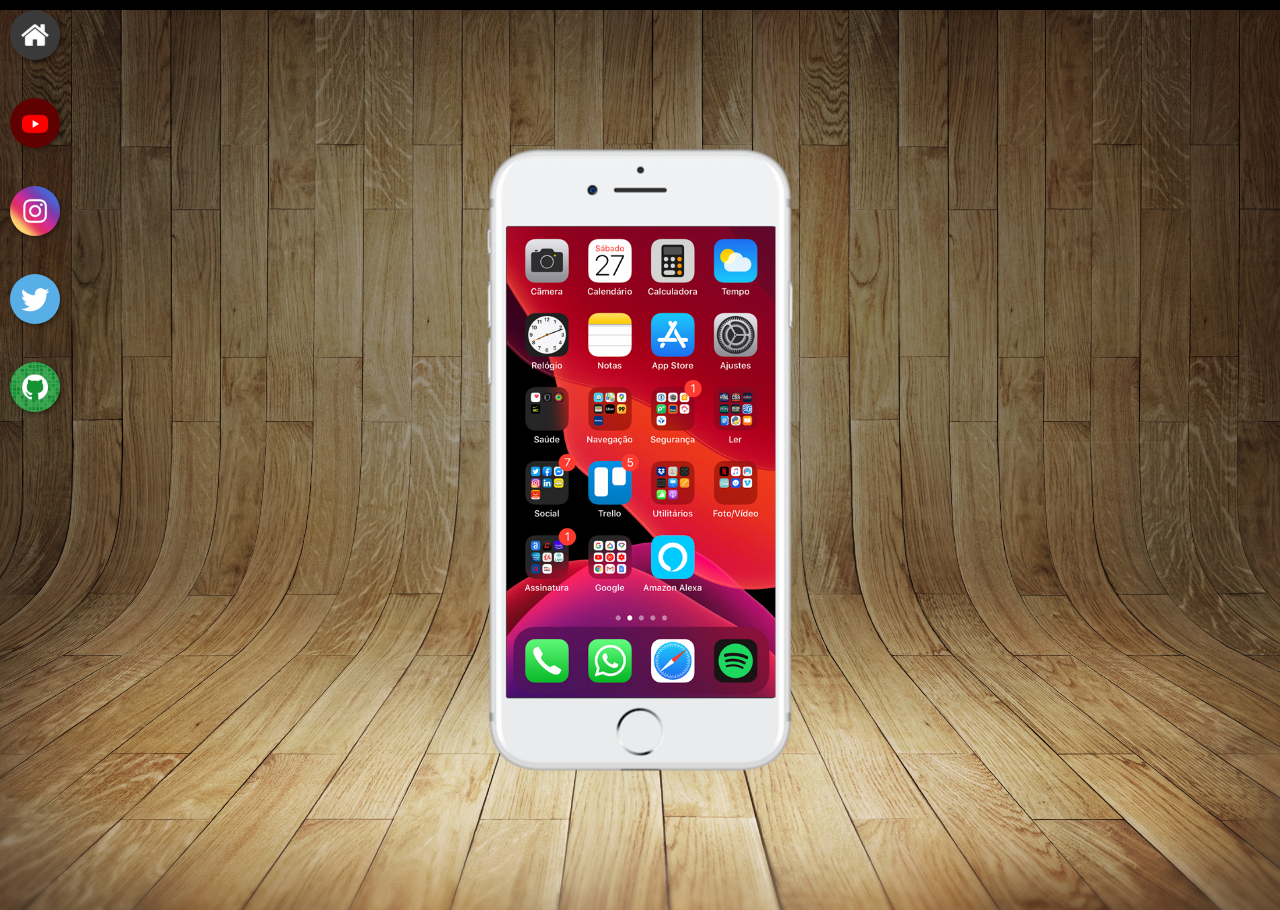
<file: index.html>
<!DOCTYPE html>
<html lang="pt-br">
<head>
    <meta charset="UTF-8">
    <meta name="viewport" content="width=device-width, initial-scale=1.0">
    <title>Projeto redes sociais</title>
    <link rel="shortcut icon" href="favicon.ico" type="image/x-icon">
    <link rel="stylesheet" href="estilos/style.css">
</head>
<body>
    <main>
        <section id="telefone">
            <iframe src="home.html" name="tela" id="tela" frameborder="0">
                seu navegador não é compativel com isso
            </iframe>
        </section>
        <section id="redes-sociais">
            <a href="home.html" target="tela"><img src="imagens/logo-home.jpg" alt=""></a><br>
            <a href="youtube.html" target="tela"><img src="imagens/logo-youtube.jpg" alt=""></a><br>
            <a href="instagram.html" target="tela"><img src="imagens/logo-instagram.jpg" alt=""></a><br>
            <a href="twitter.html" target="tela"><img src="imagens/logo-twitter.jpg" alt=""></a><br>
            <a href="github.html" target="tela"><img src="imagens/logo-github.jpg" alt=""></a><br>
        </section>
    </main>
</body
</html>
</file>
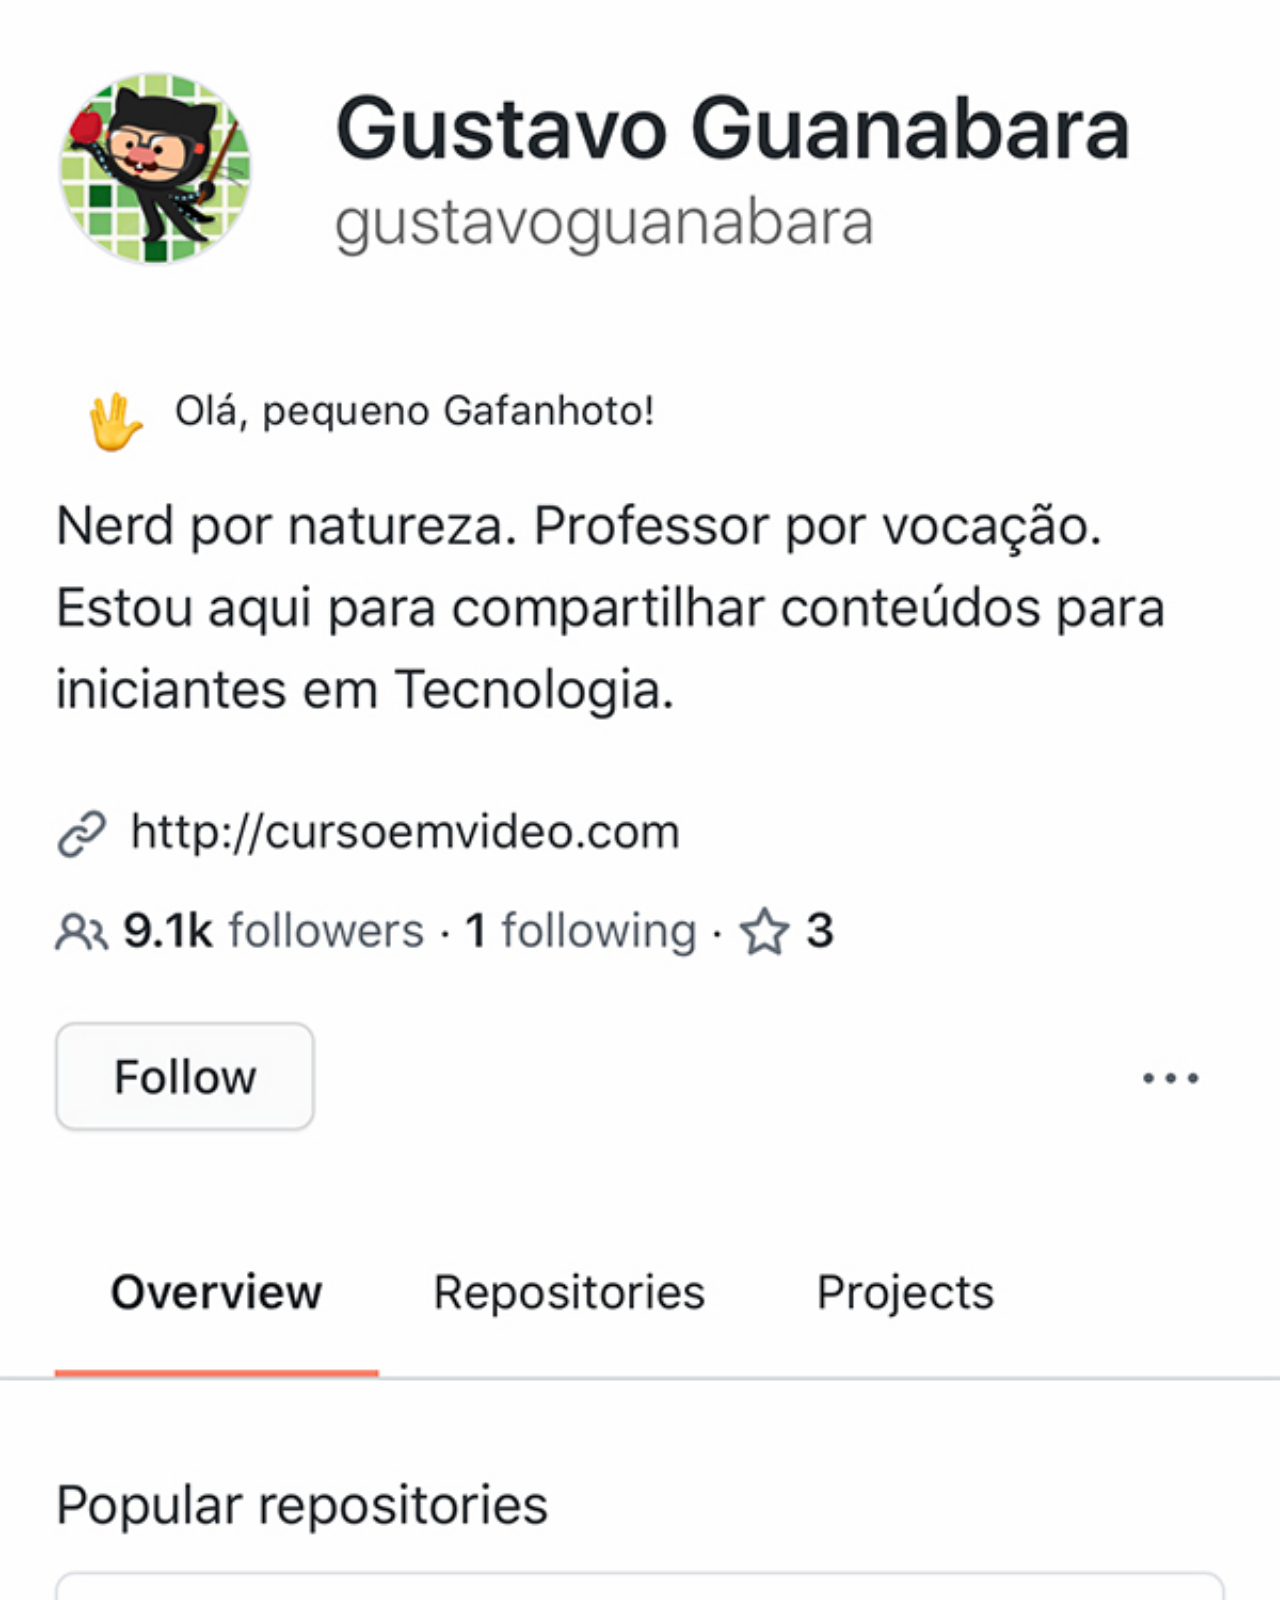
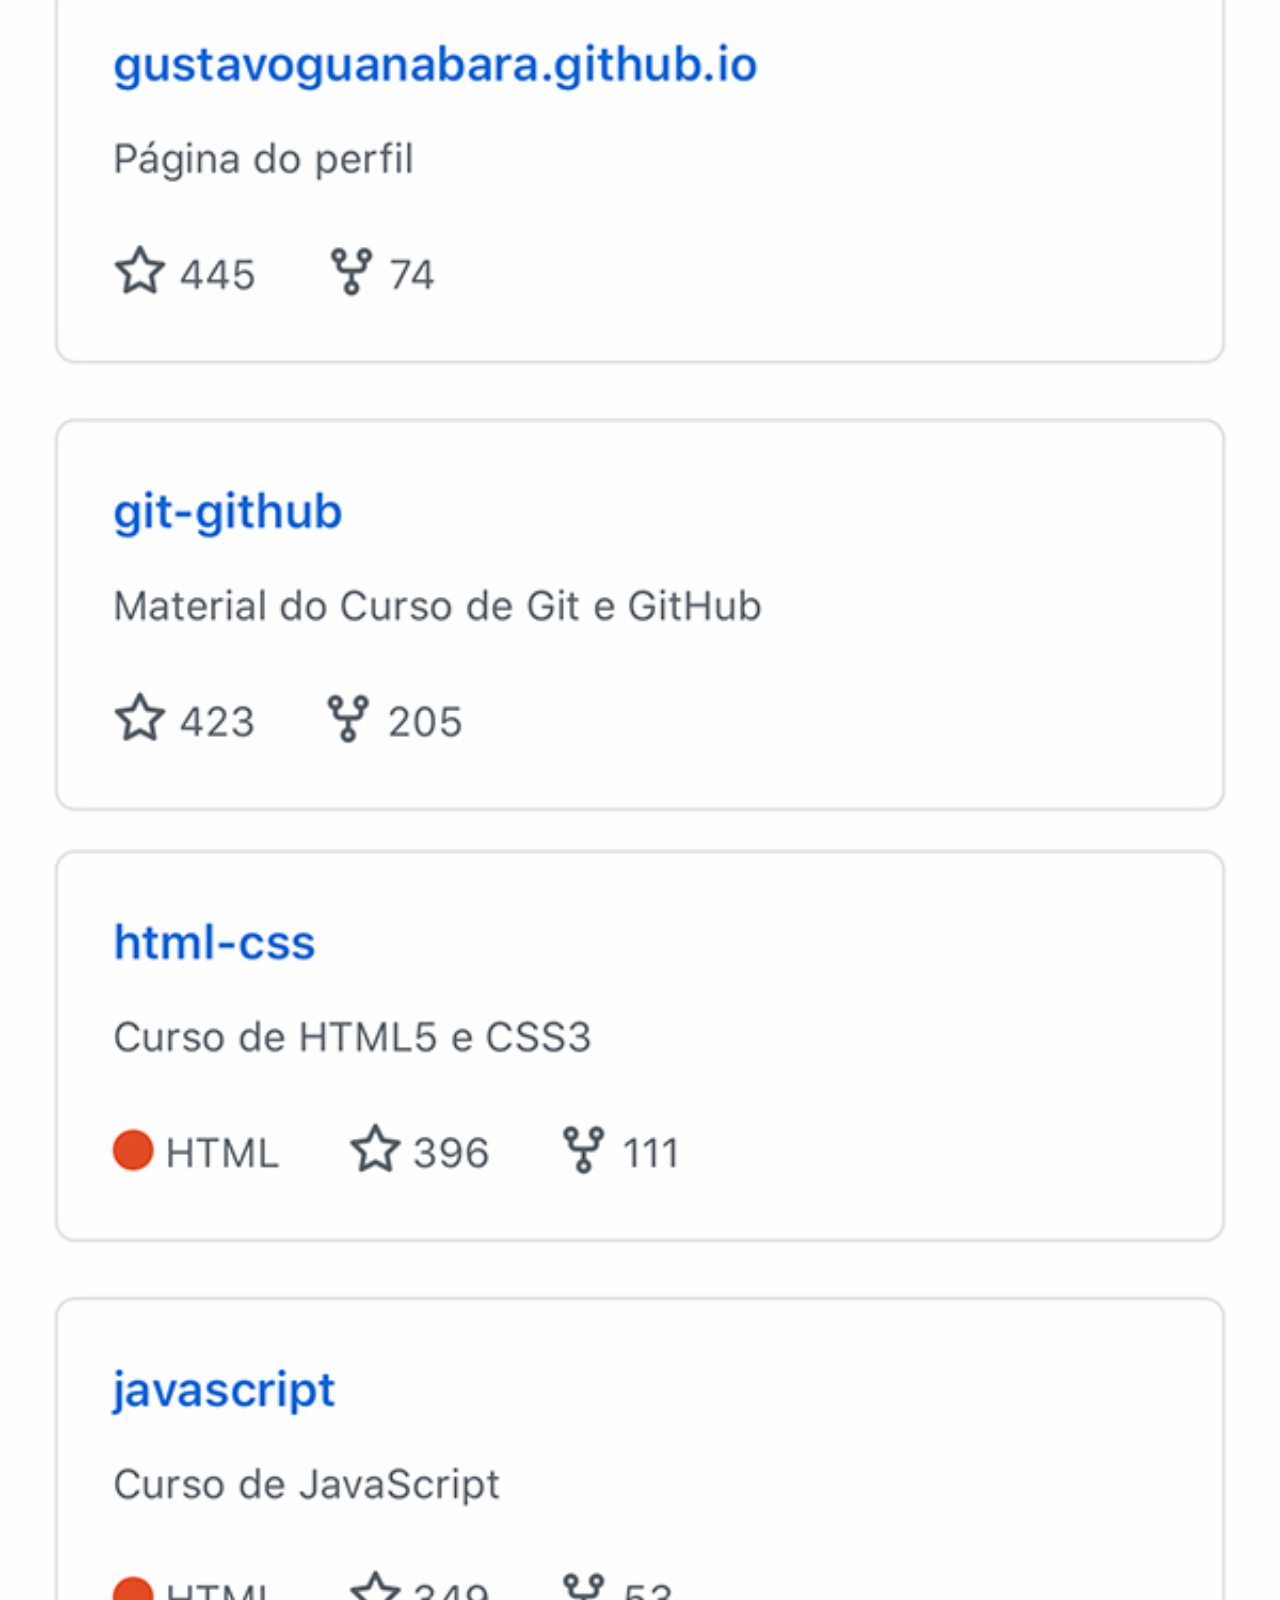
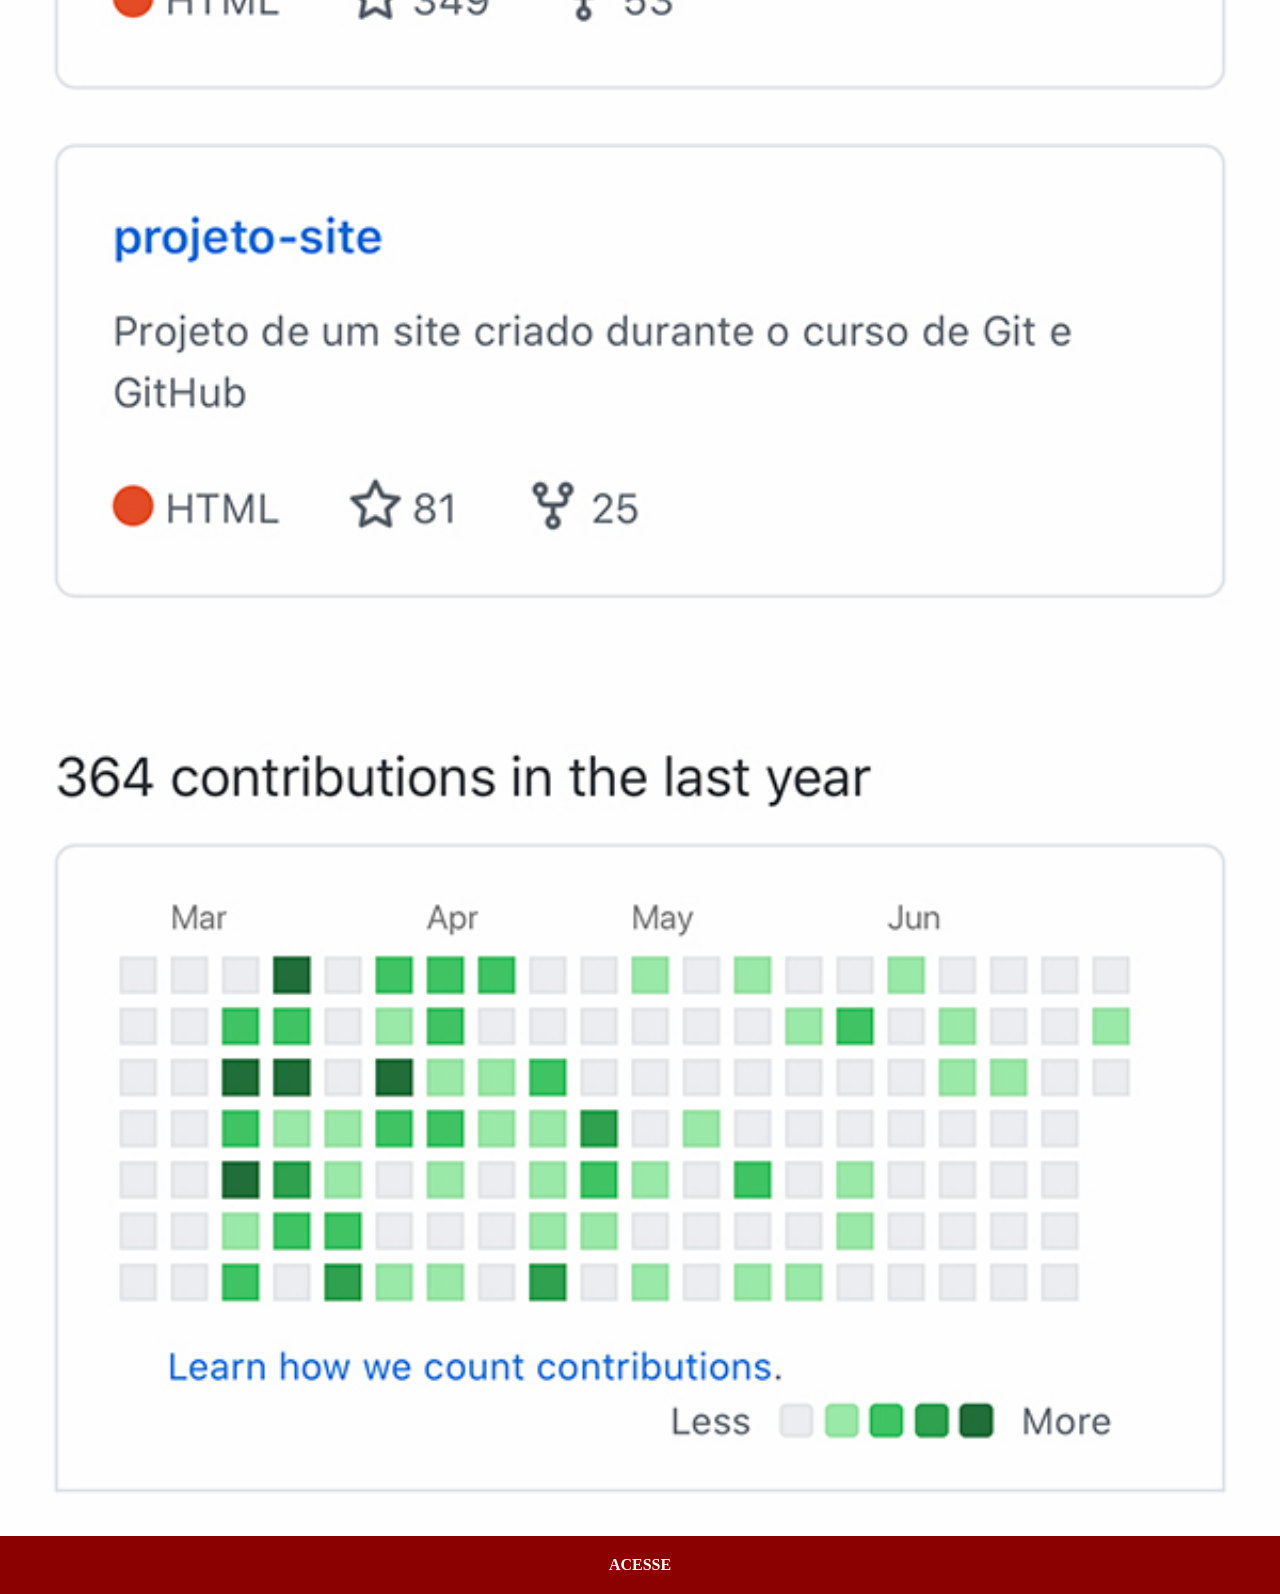
<file: github.html>
<!DOCTYPE html>
<html lang="pt-br">
<head>
    <meta charset="UTF-8">
    <meta name="viewport" content="width=device-width, initial-scale=1.0">
    <title>Github</title>
    <link rel="stylesheet" href="estilos/social.css">
</head>
<body>
    <img src="imagens/tela-github.jpg" alt="GITHUB">
    <a href="https://github.com/gustavoguanabara">ACESSE</a>
</body>
</html>
</file>
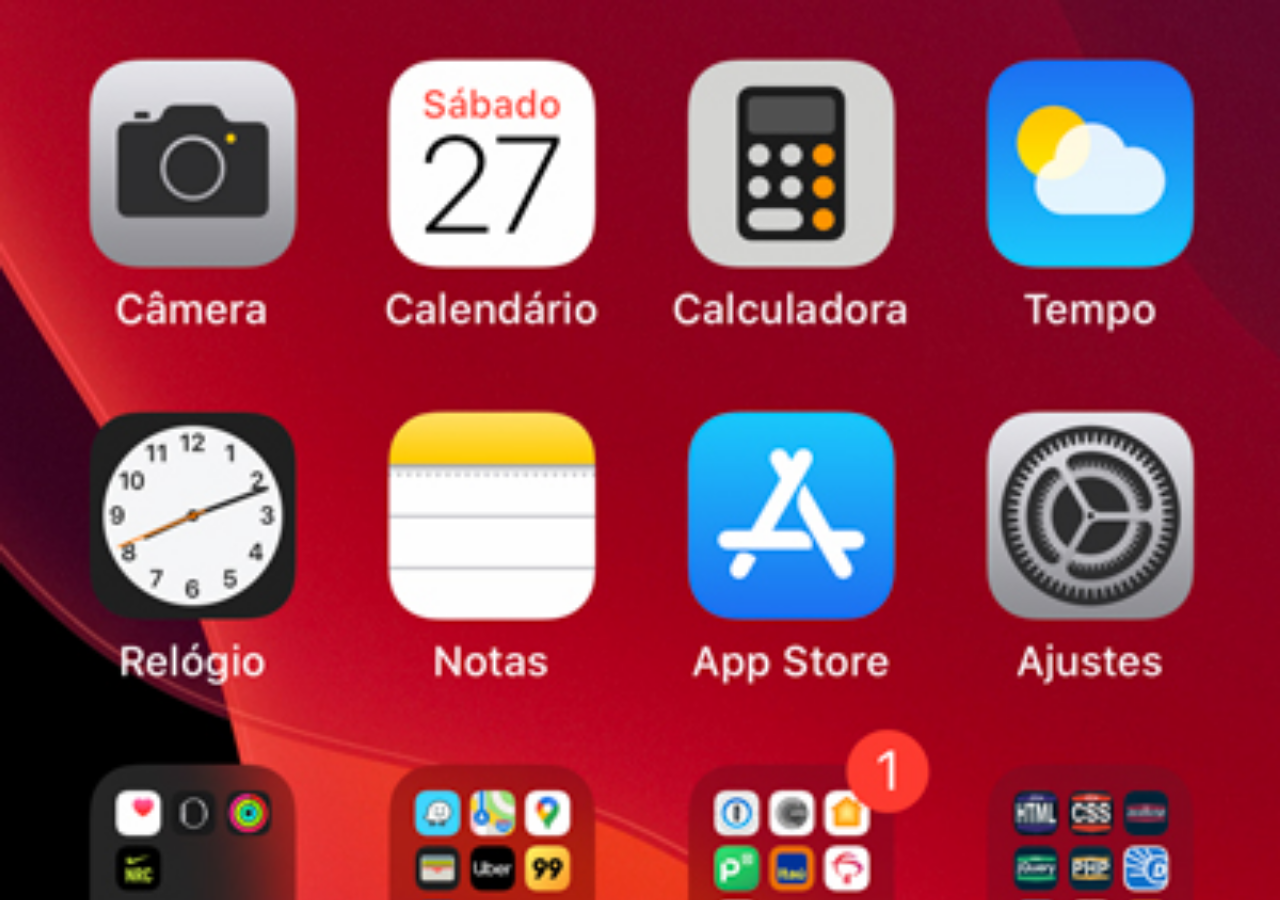
<file: home.html>
<!DOCTYPE html>
<html lang="pt-br">
<head>
    <meta charset="UTF-8">
    <meta name="viewport" content="width=device-width, initial-scale=1.0">
    <title>home</title>
    <style>
        * {
            margin: 0px;
            padding: 0px;
        }

        body {
            width: 100vw;
            height: 100vh;
            background: black url('imagens/tela-home.jpg') no-repeat top center;
            background-size: cover;
        }
    </style>
</head>
<body>
    
</body>
</html>
</file>
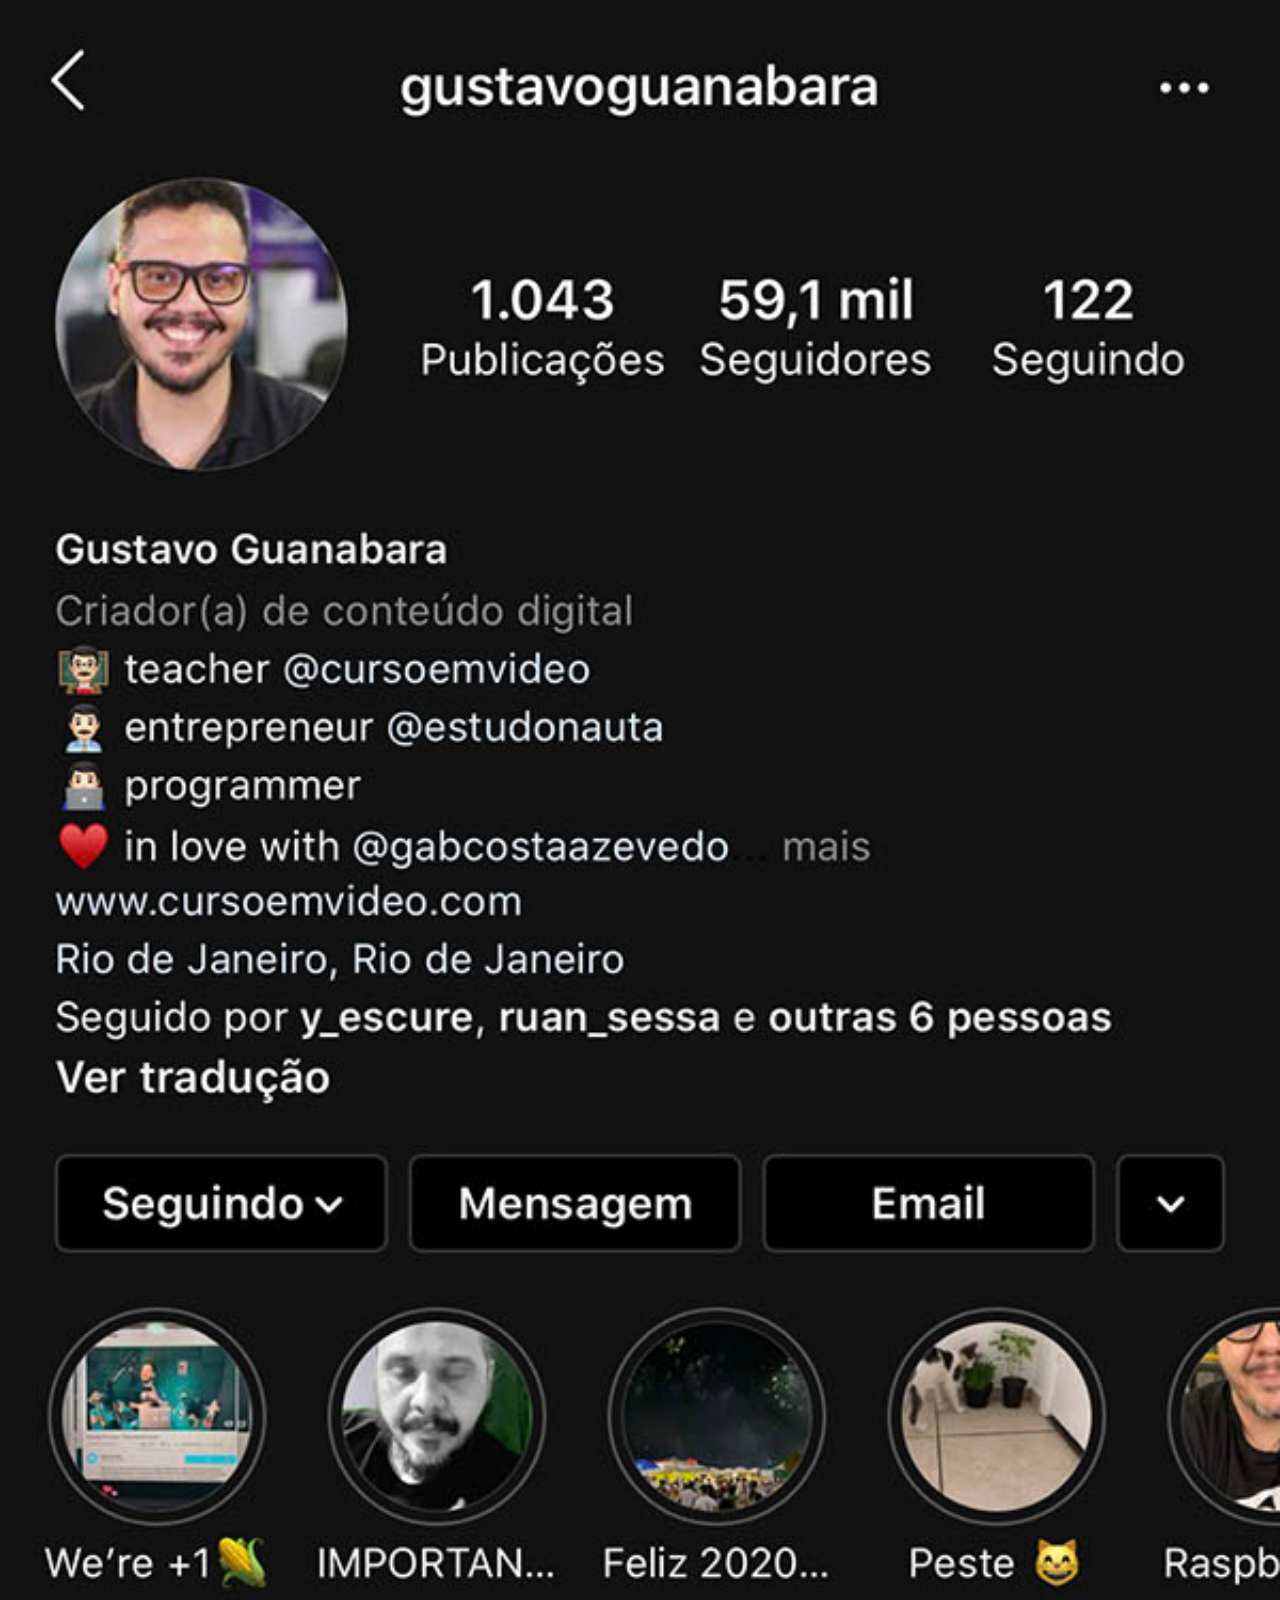
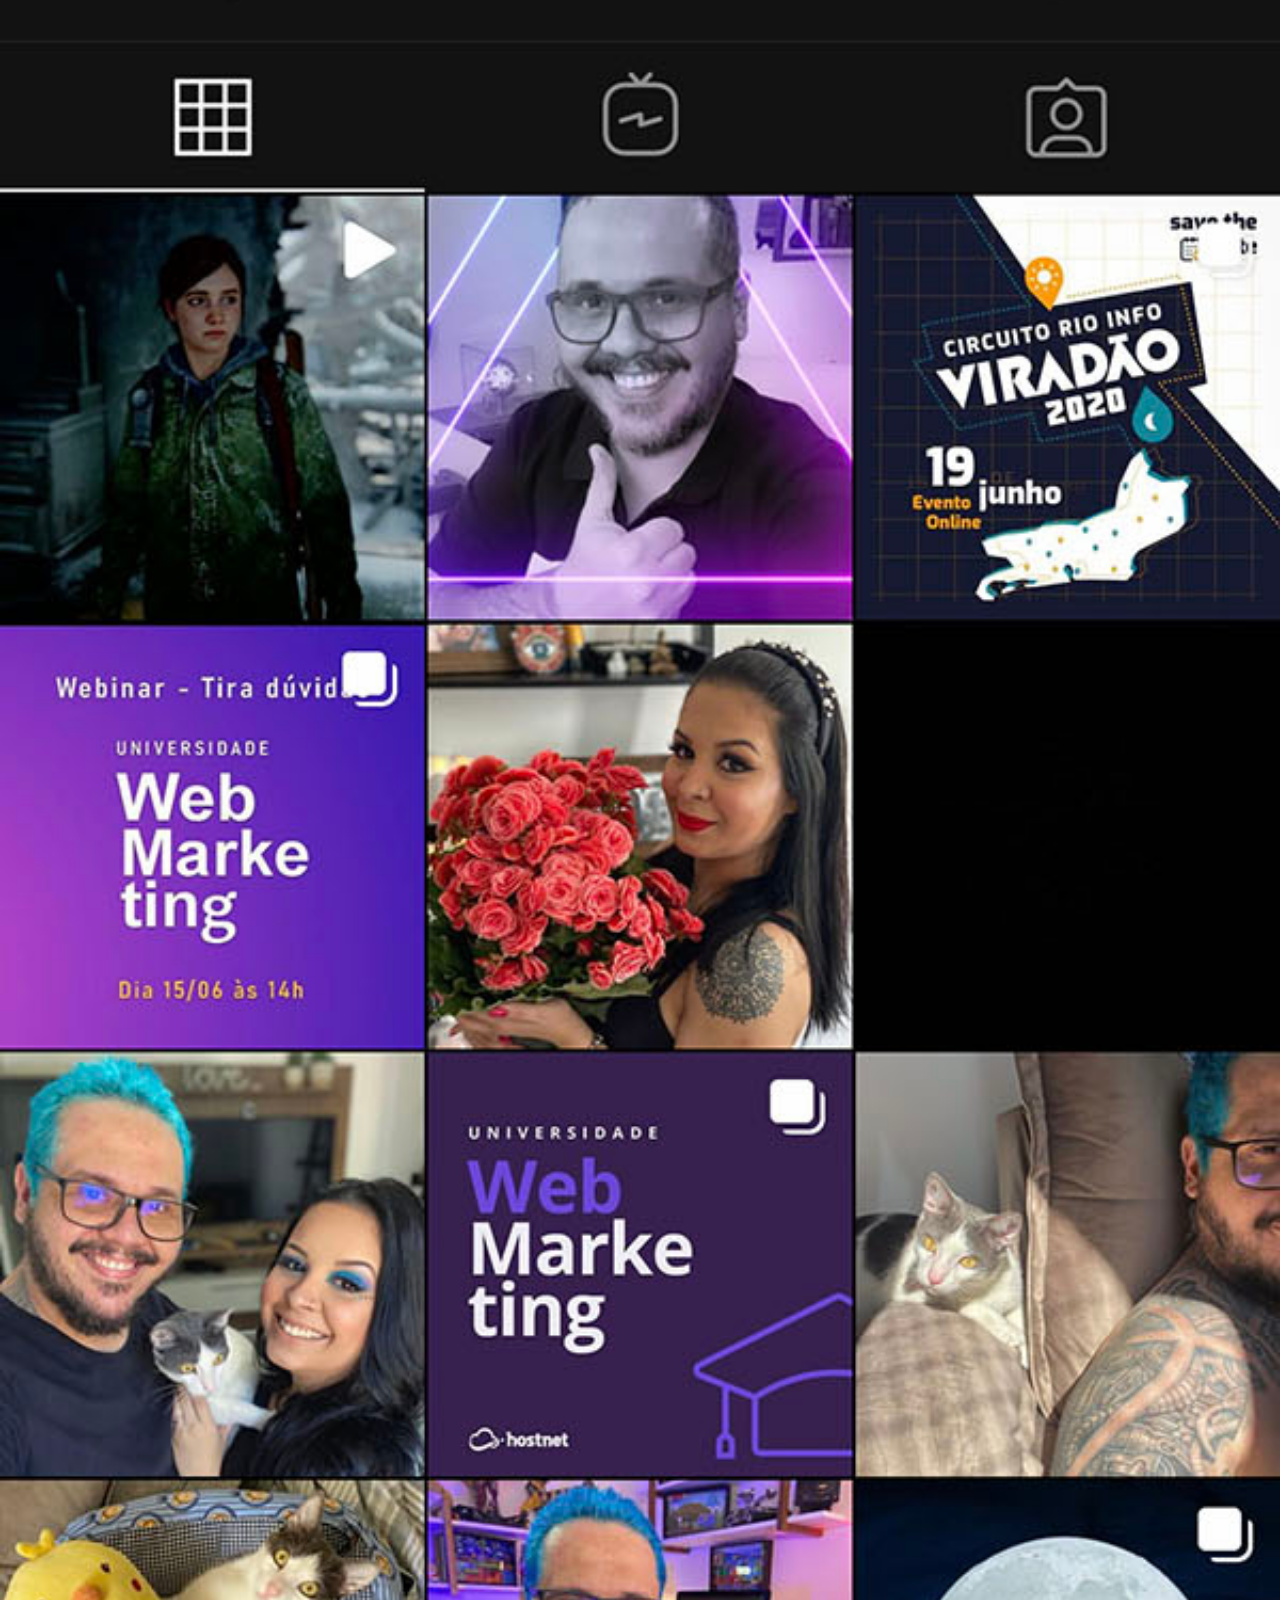
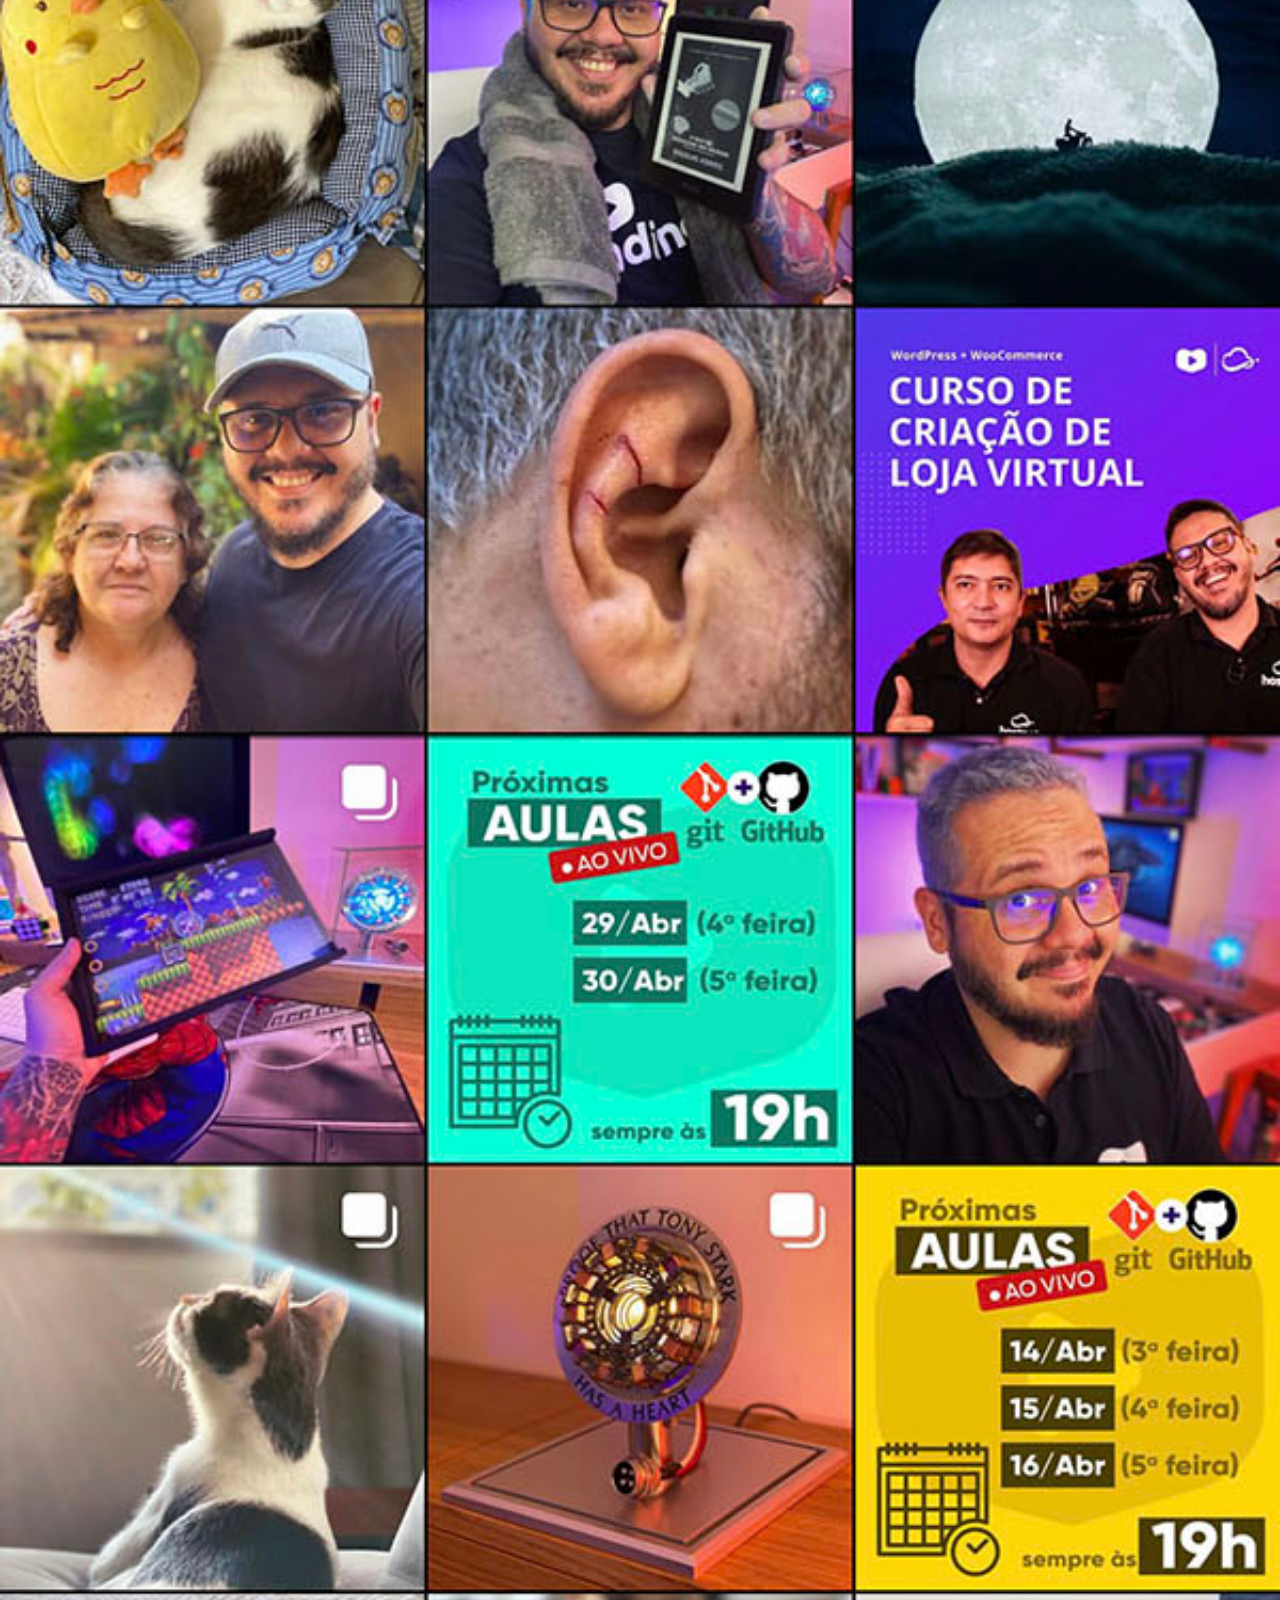
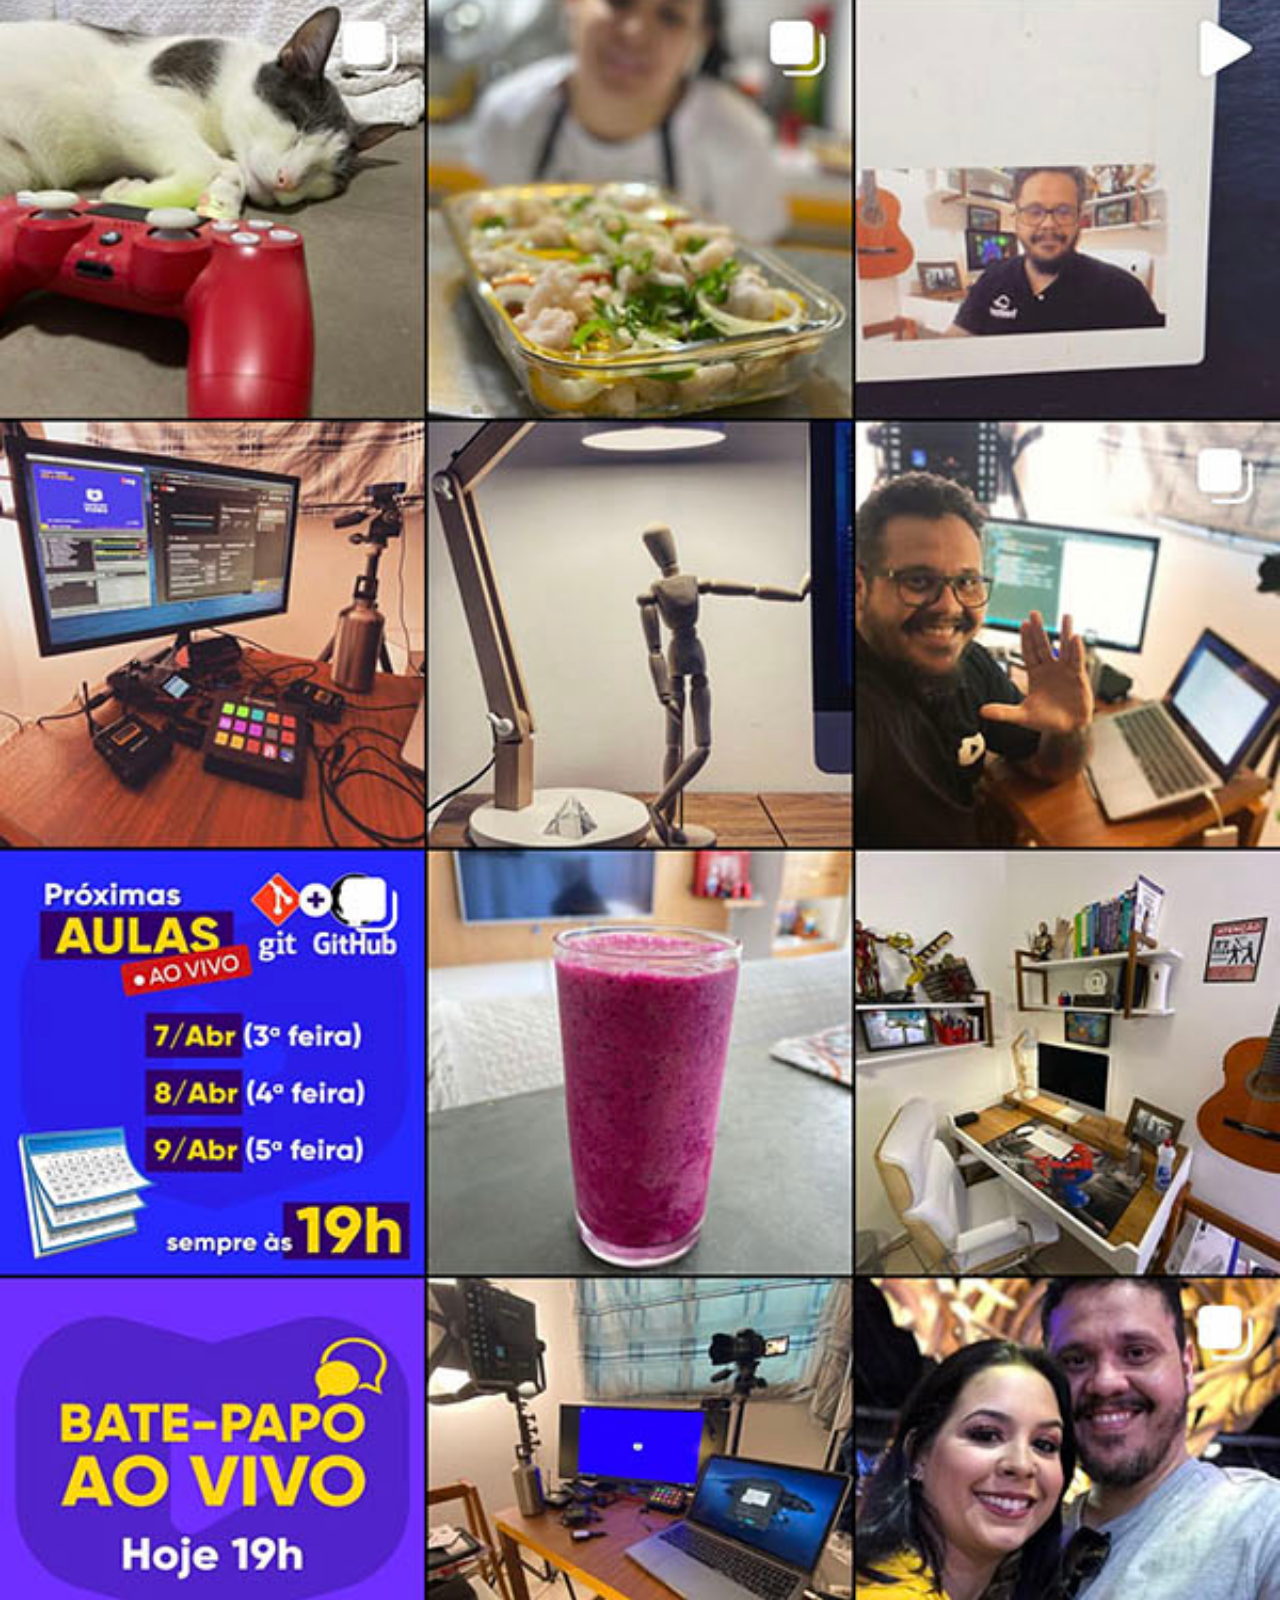
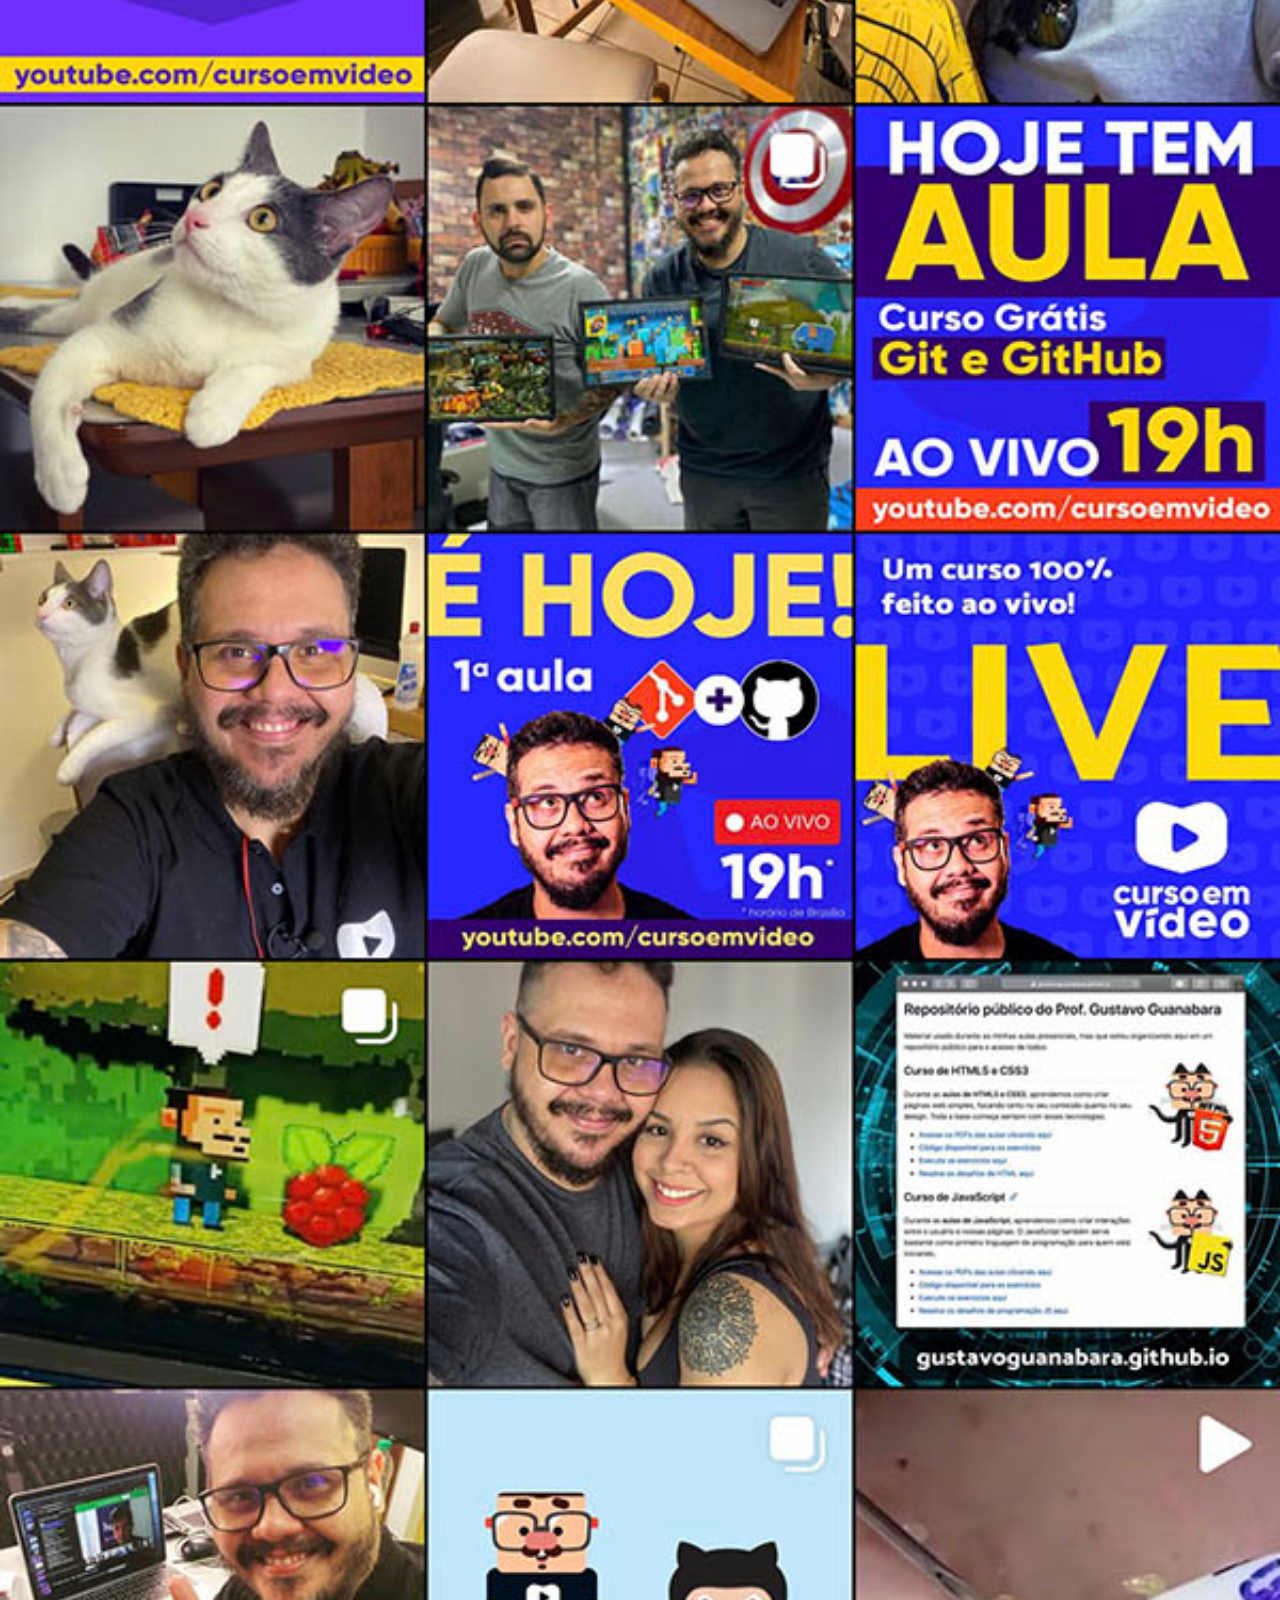
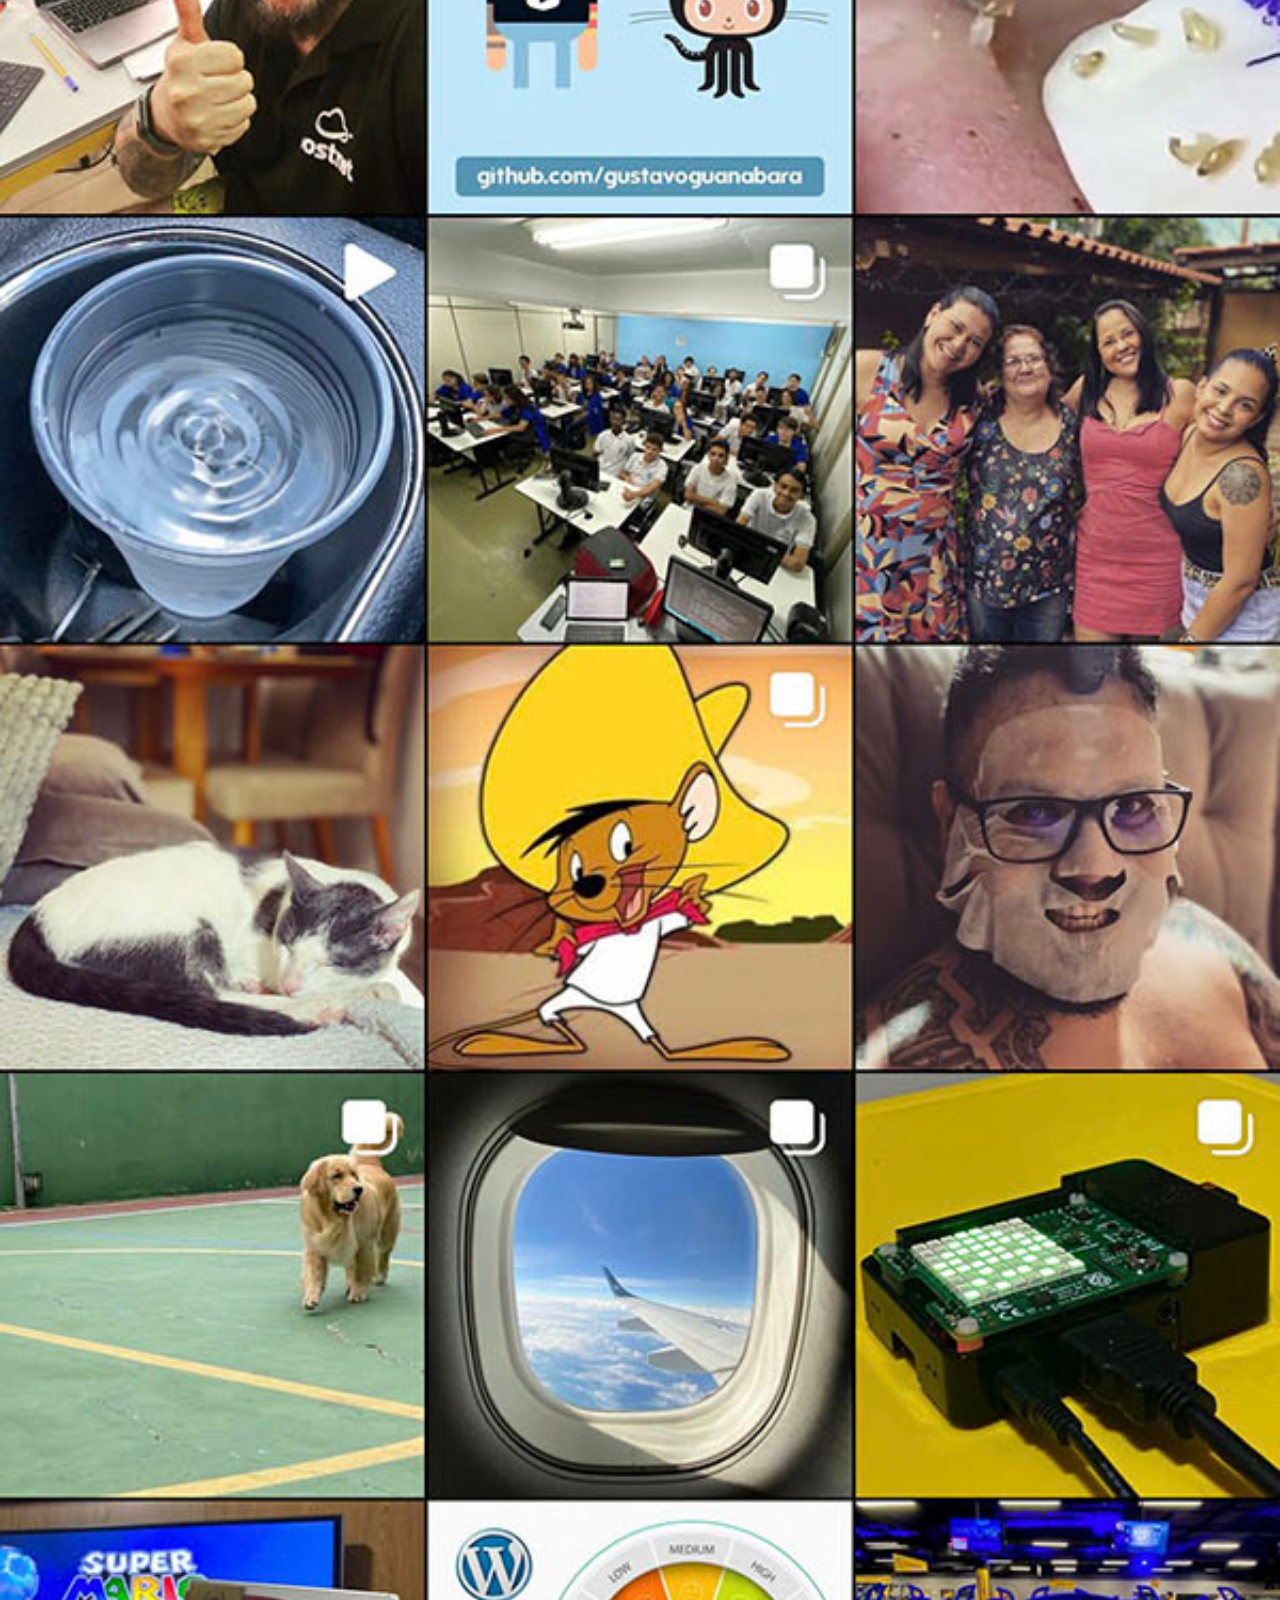
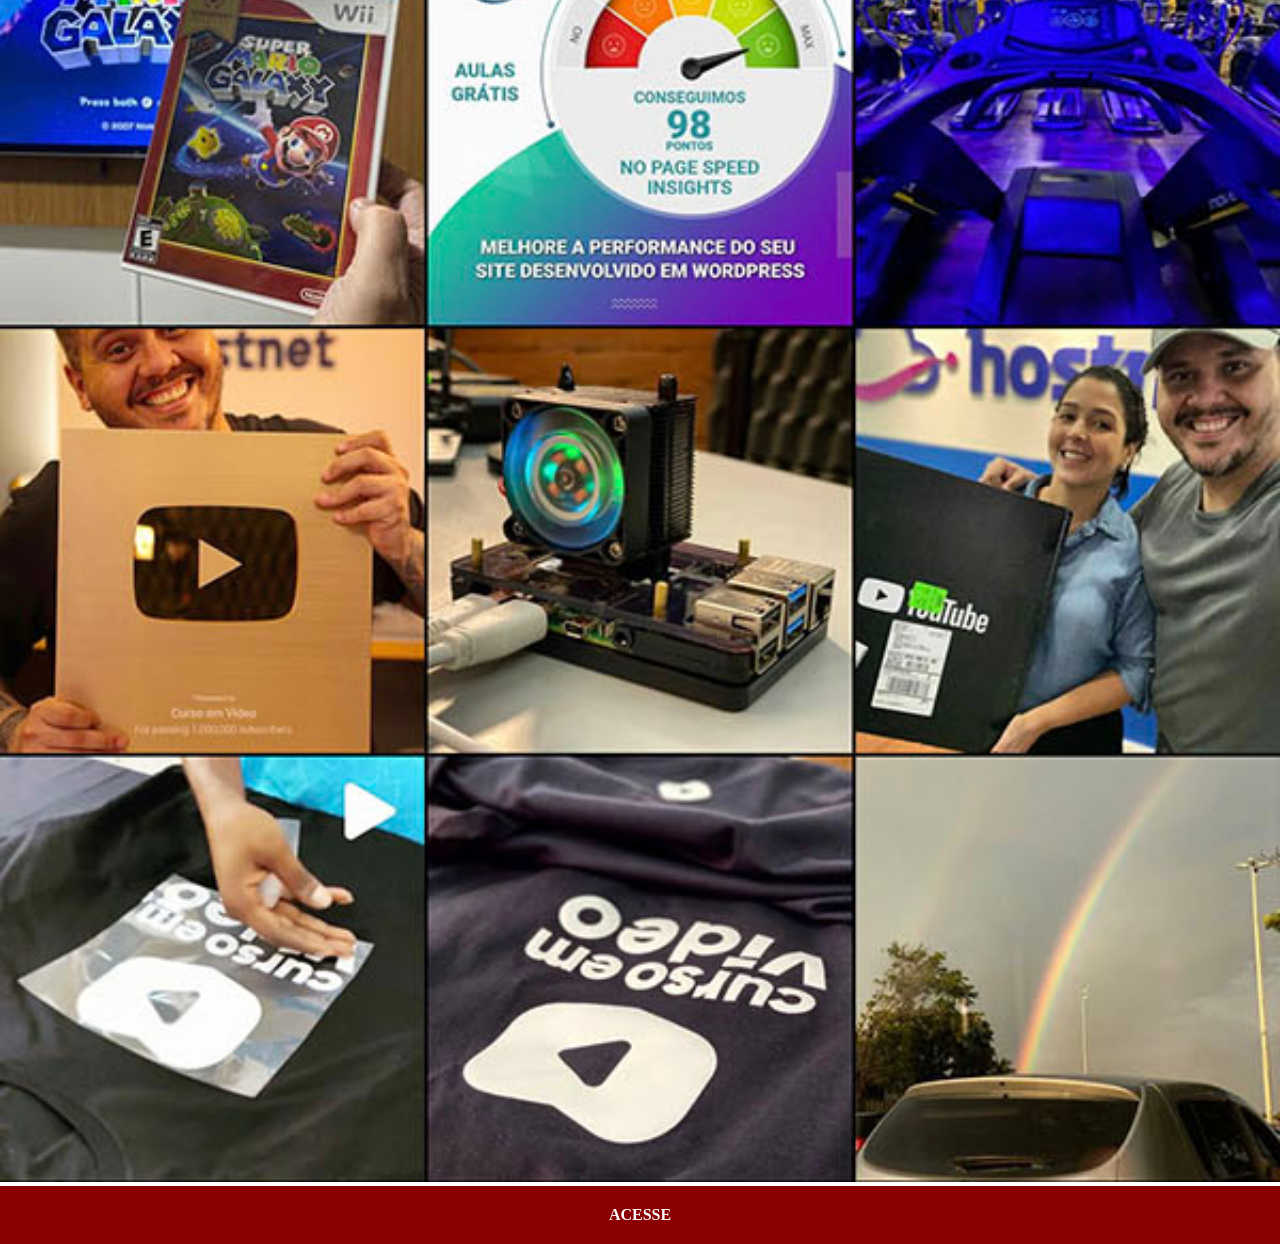
<file: instagram.html>
<!DOCTYPE html>
<html lang="pt-br">
<head>
    <meta charset="UTF-8">
    <meta name="viewport" content="width=device-width, initial-scale=1.0">
    <title>Instagram</title>
    <link rel="stylesheet" href="estilos/social.css">
</head>
<body>
    <img src="imagens/tela-instagram.jpg" alt="INSTAGRAM">
    <a href="https://www.instagram.com/gustavoguanabara?utm_source=ig_web_button_share_sheet&igsh=ZDNlZDc0MzIxNw==" target="_blank">ACESSE</a>
</body>
</html>
</file>
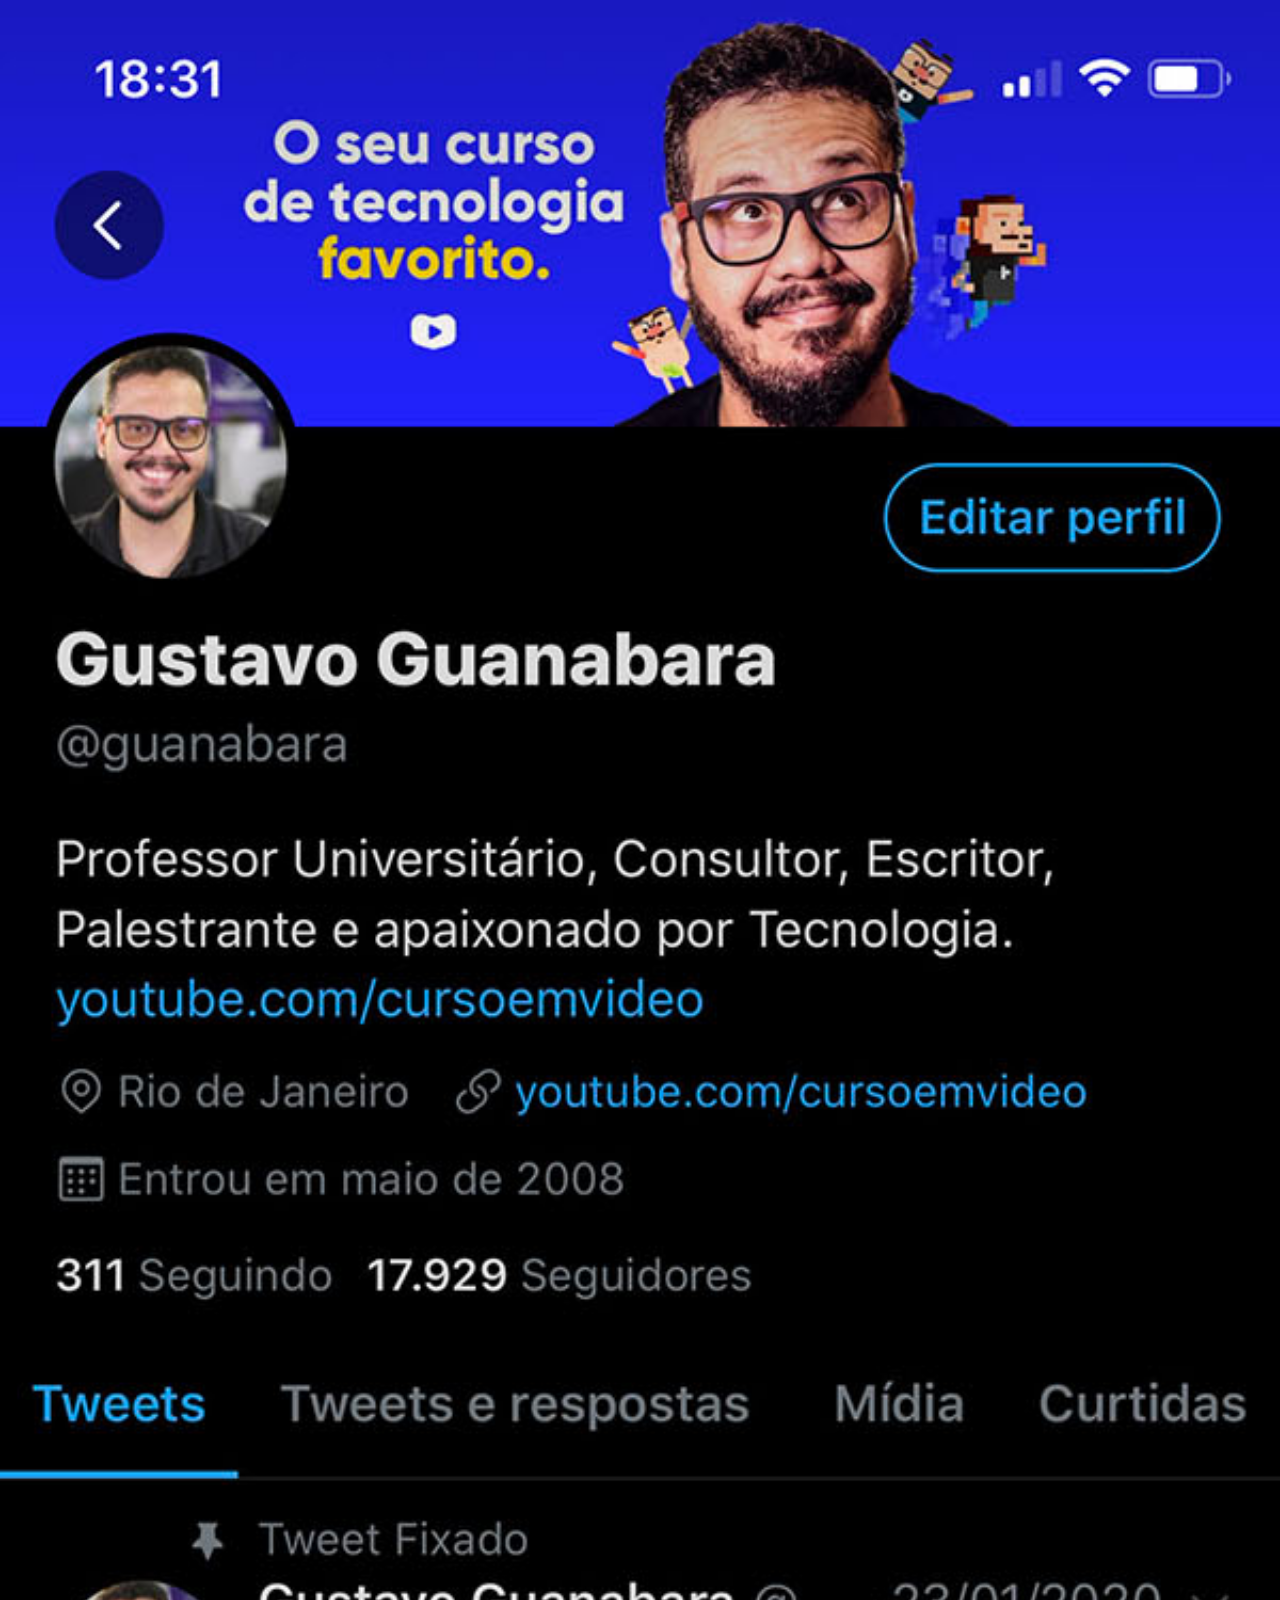
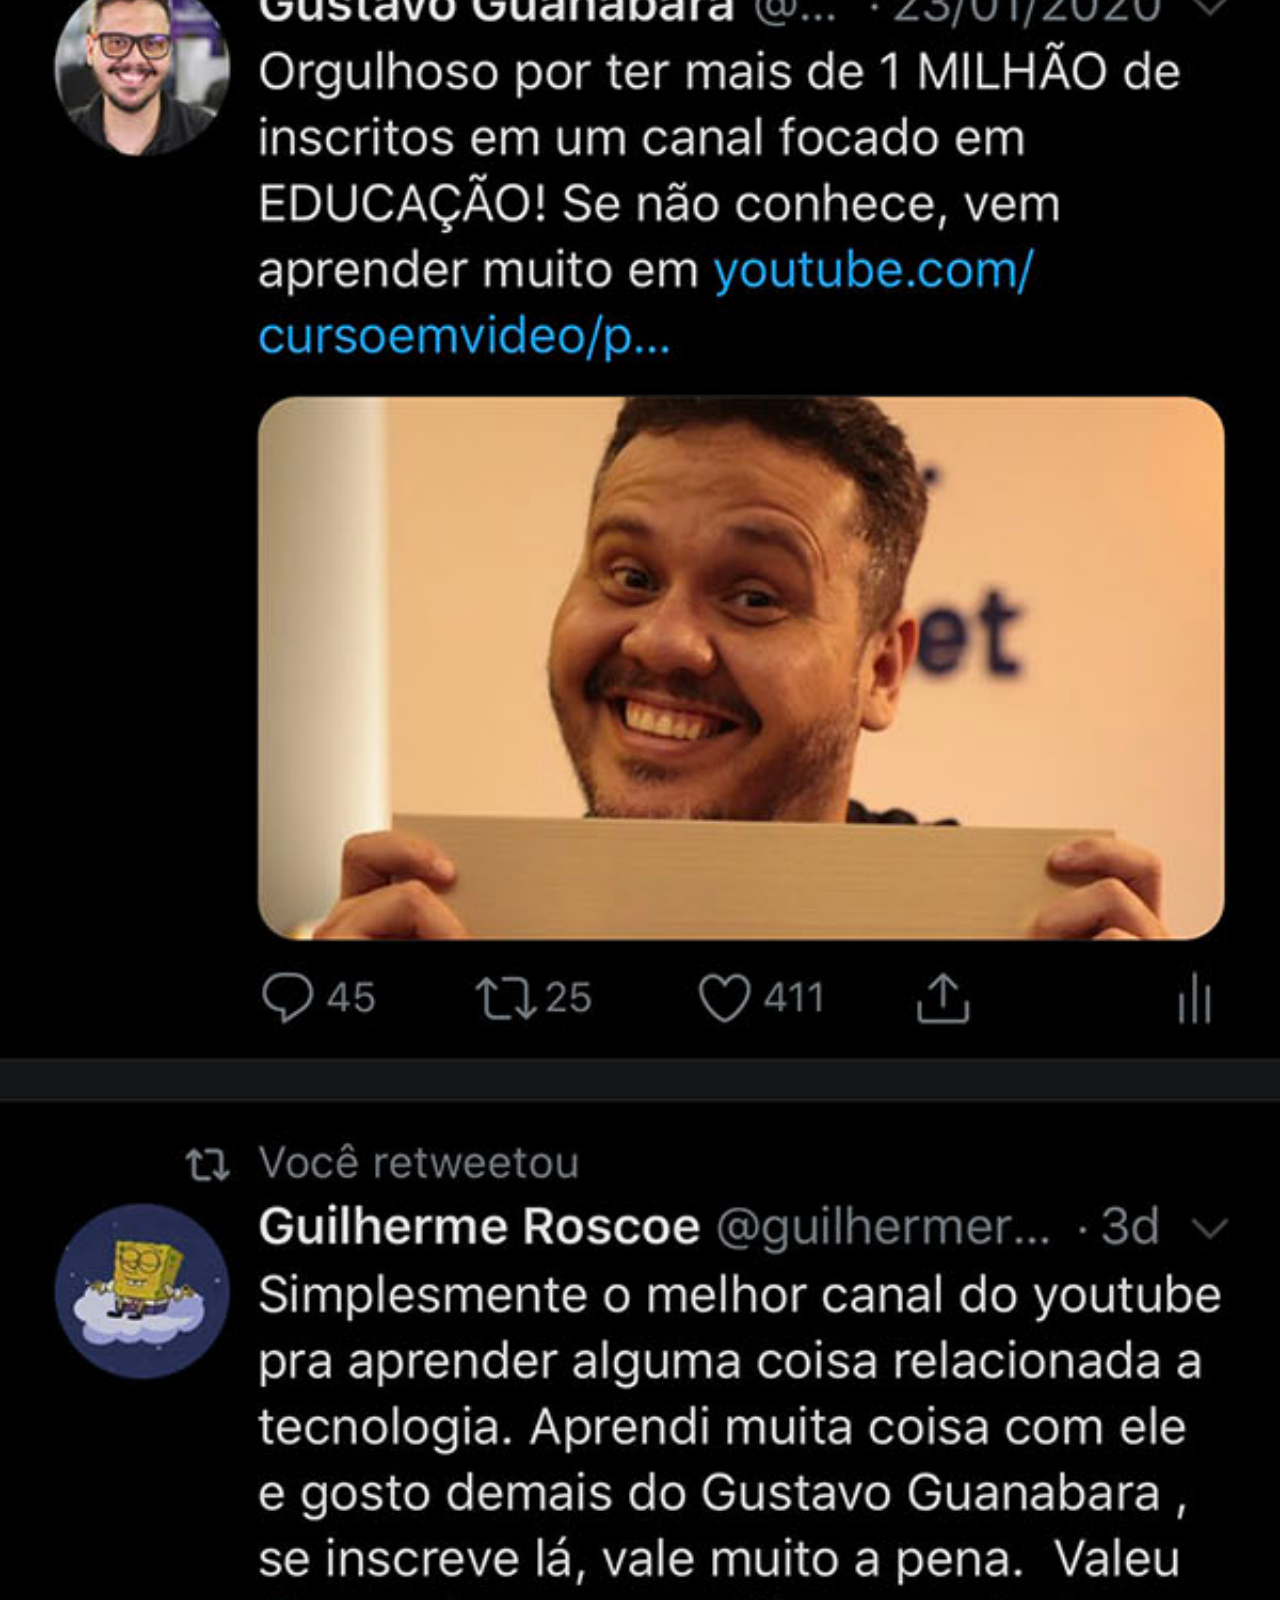
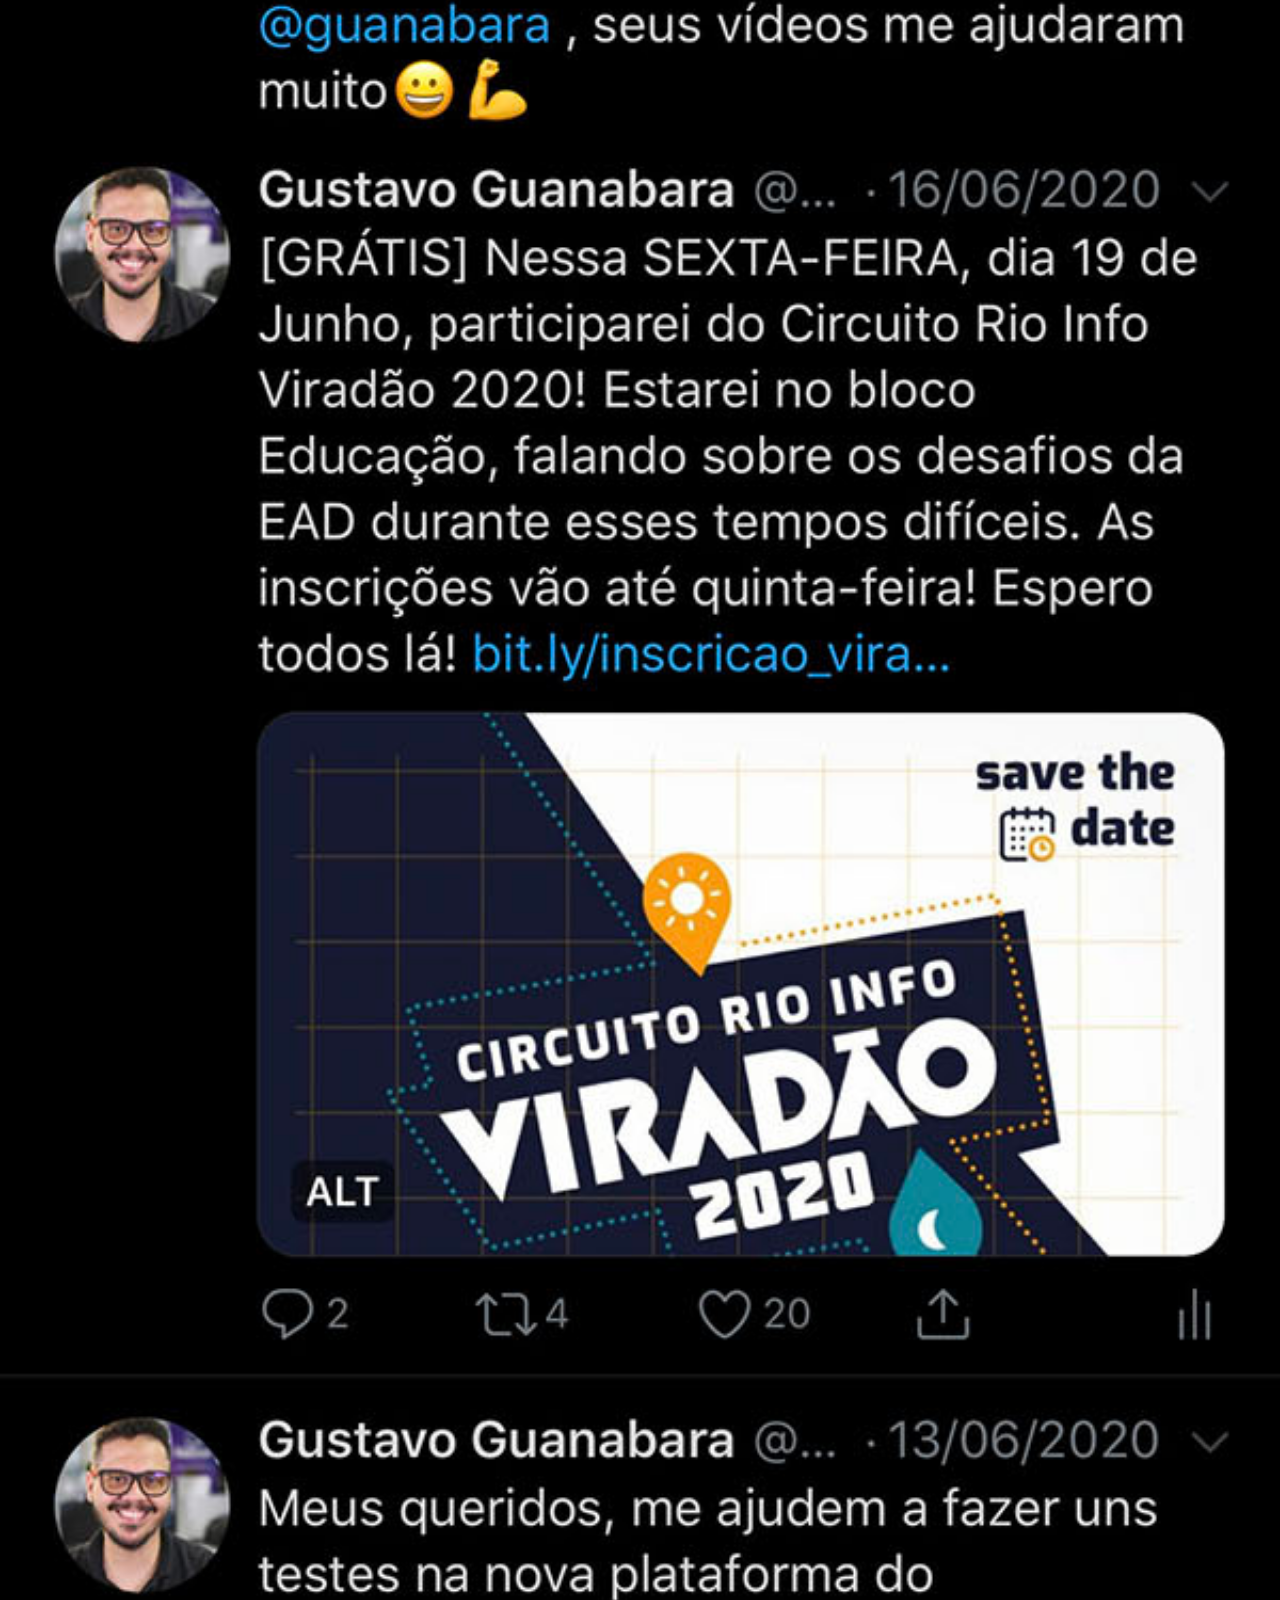
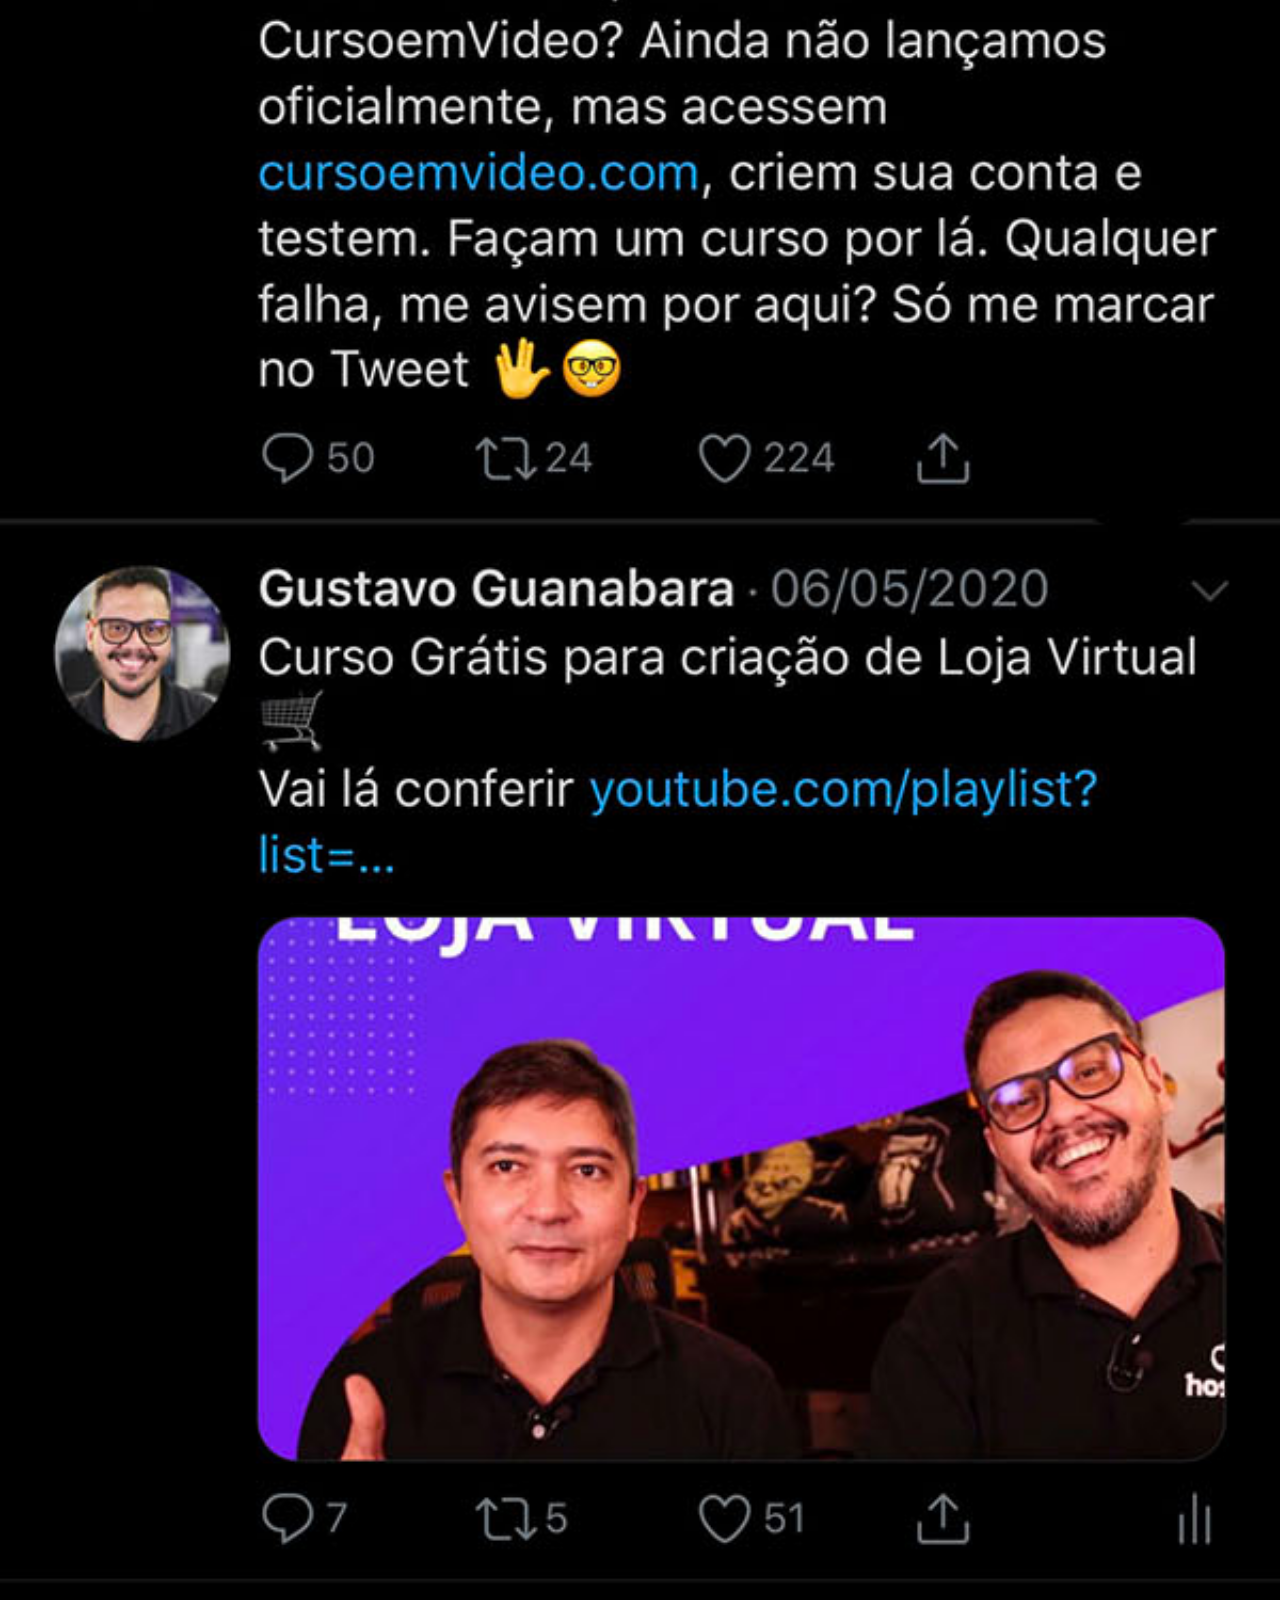
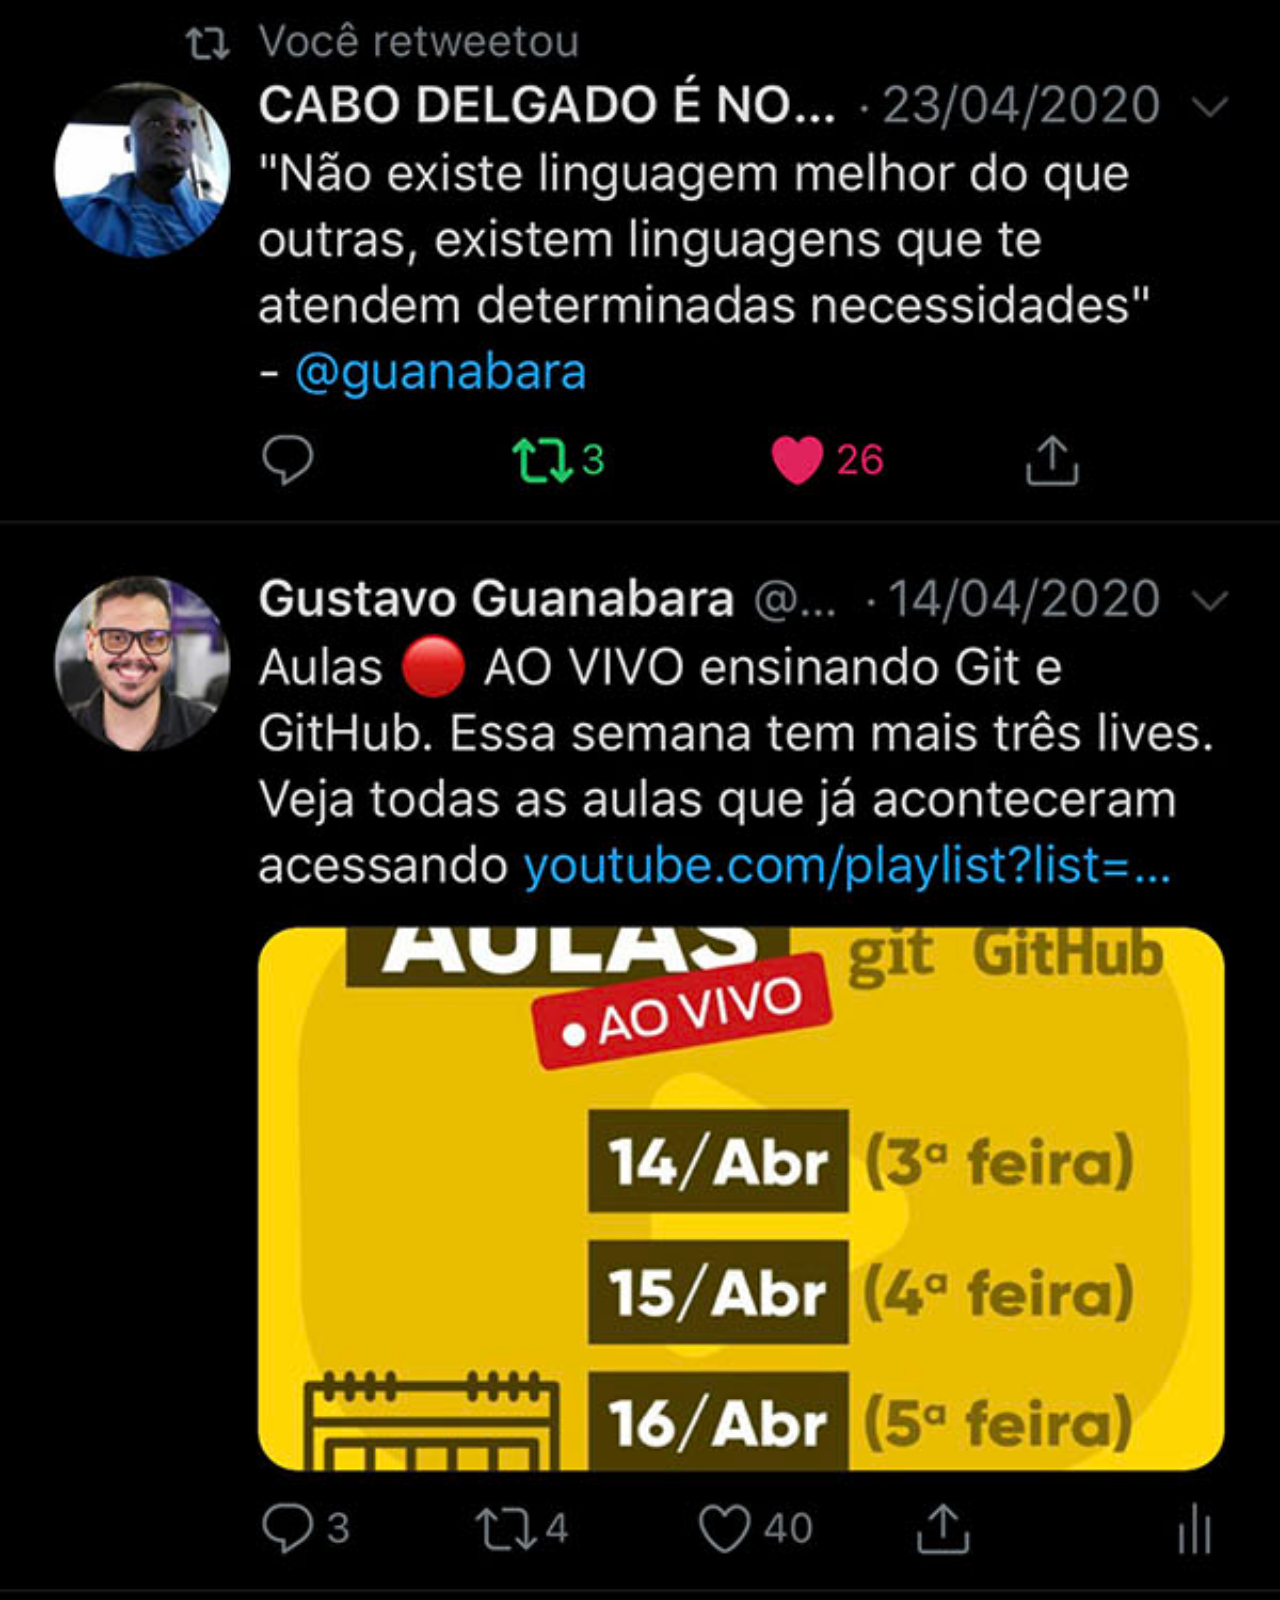
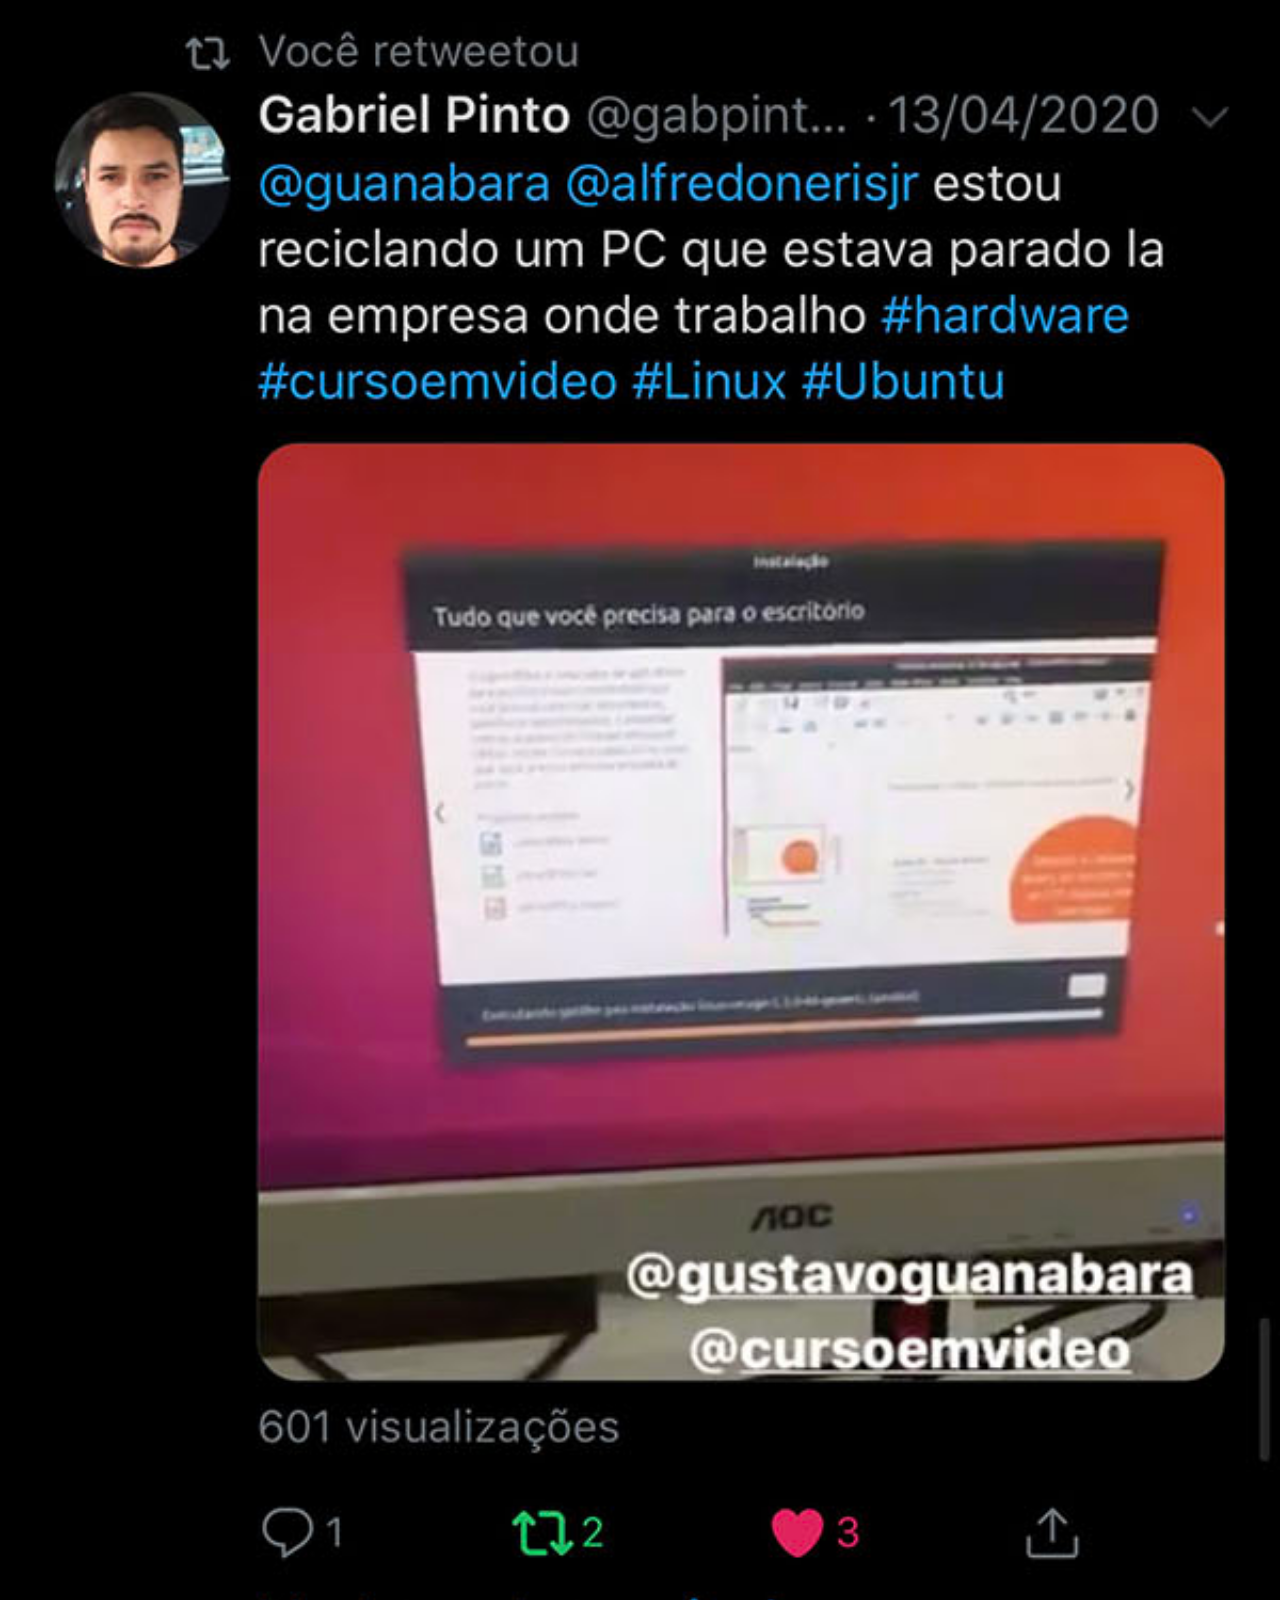
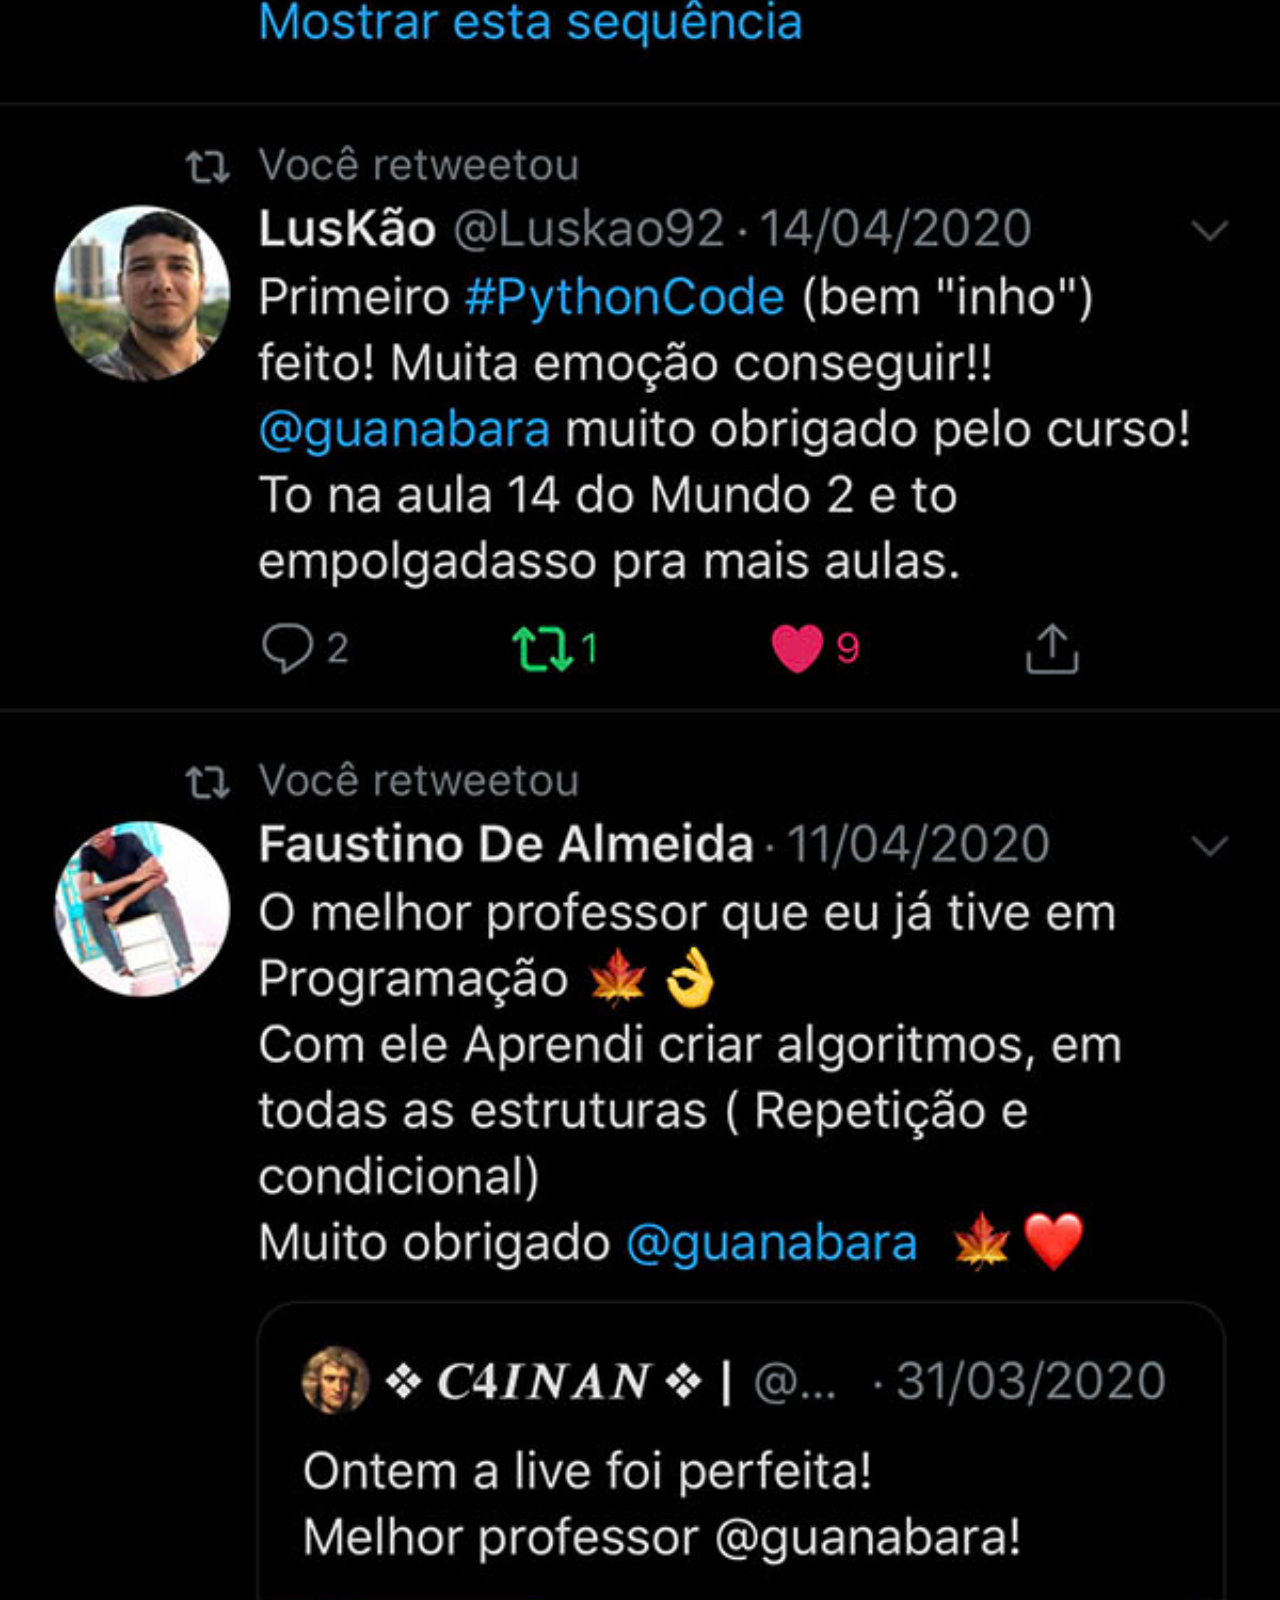
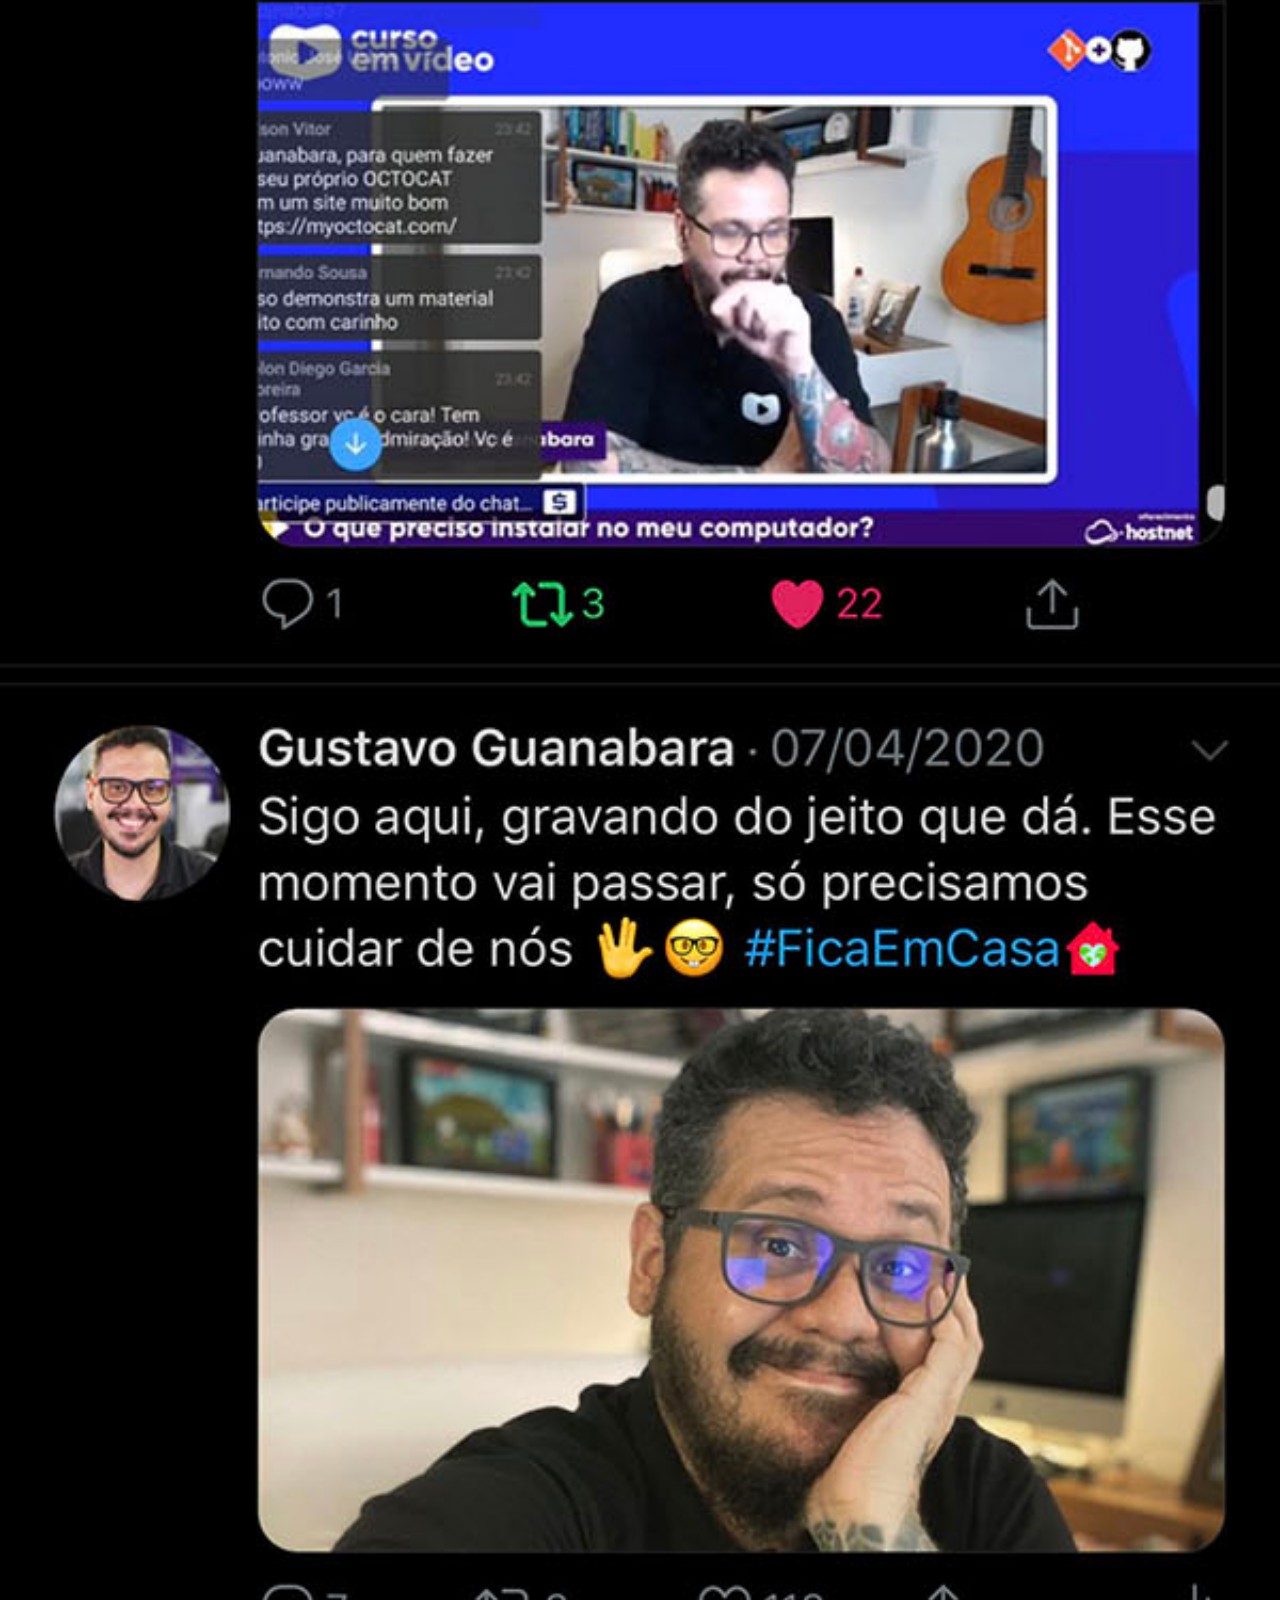
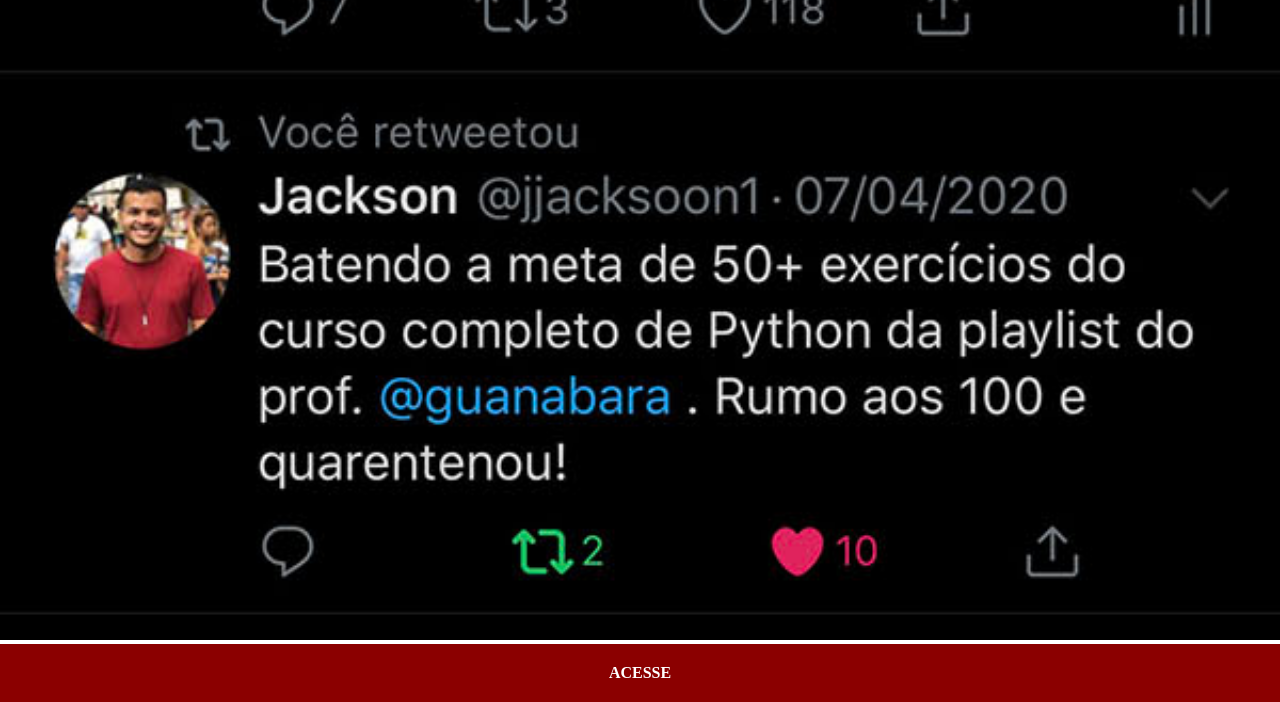
<file: twitter.html>
<!DOCTYPE html>
<html lang="pt-br">
<head>
    <meta charset="UTF-8">
    <meta name="viewport" content="width=device-width, initial-scale=1.0">
    <title>Twitter</title>
    <link rel="stylesheet" href="estilos/social.css">
</head>
<body>
    <img src="imagens/tela-twitter.jpg" alt="INSTAGRAM">
    <a href="https://x.com/guanabara?s=20" target="_blank">ACESSE</a>
</body>
</html>
</file>
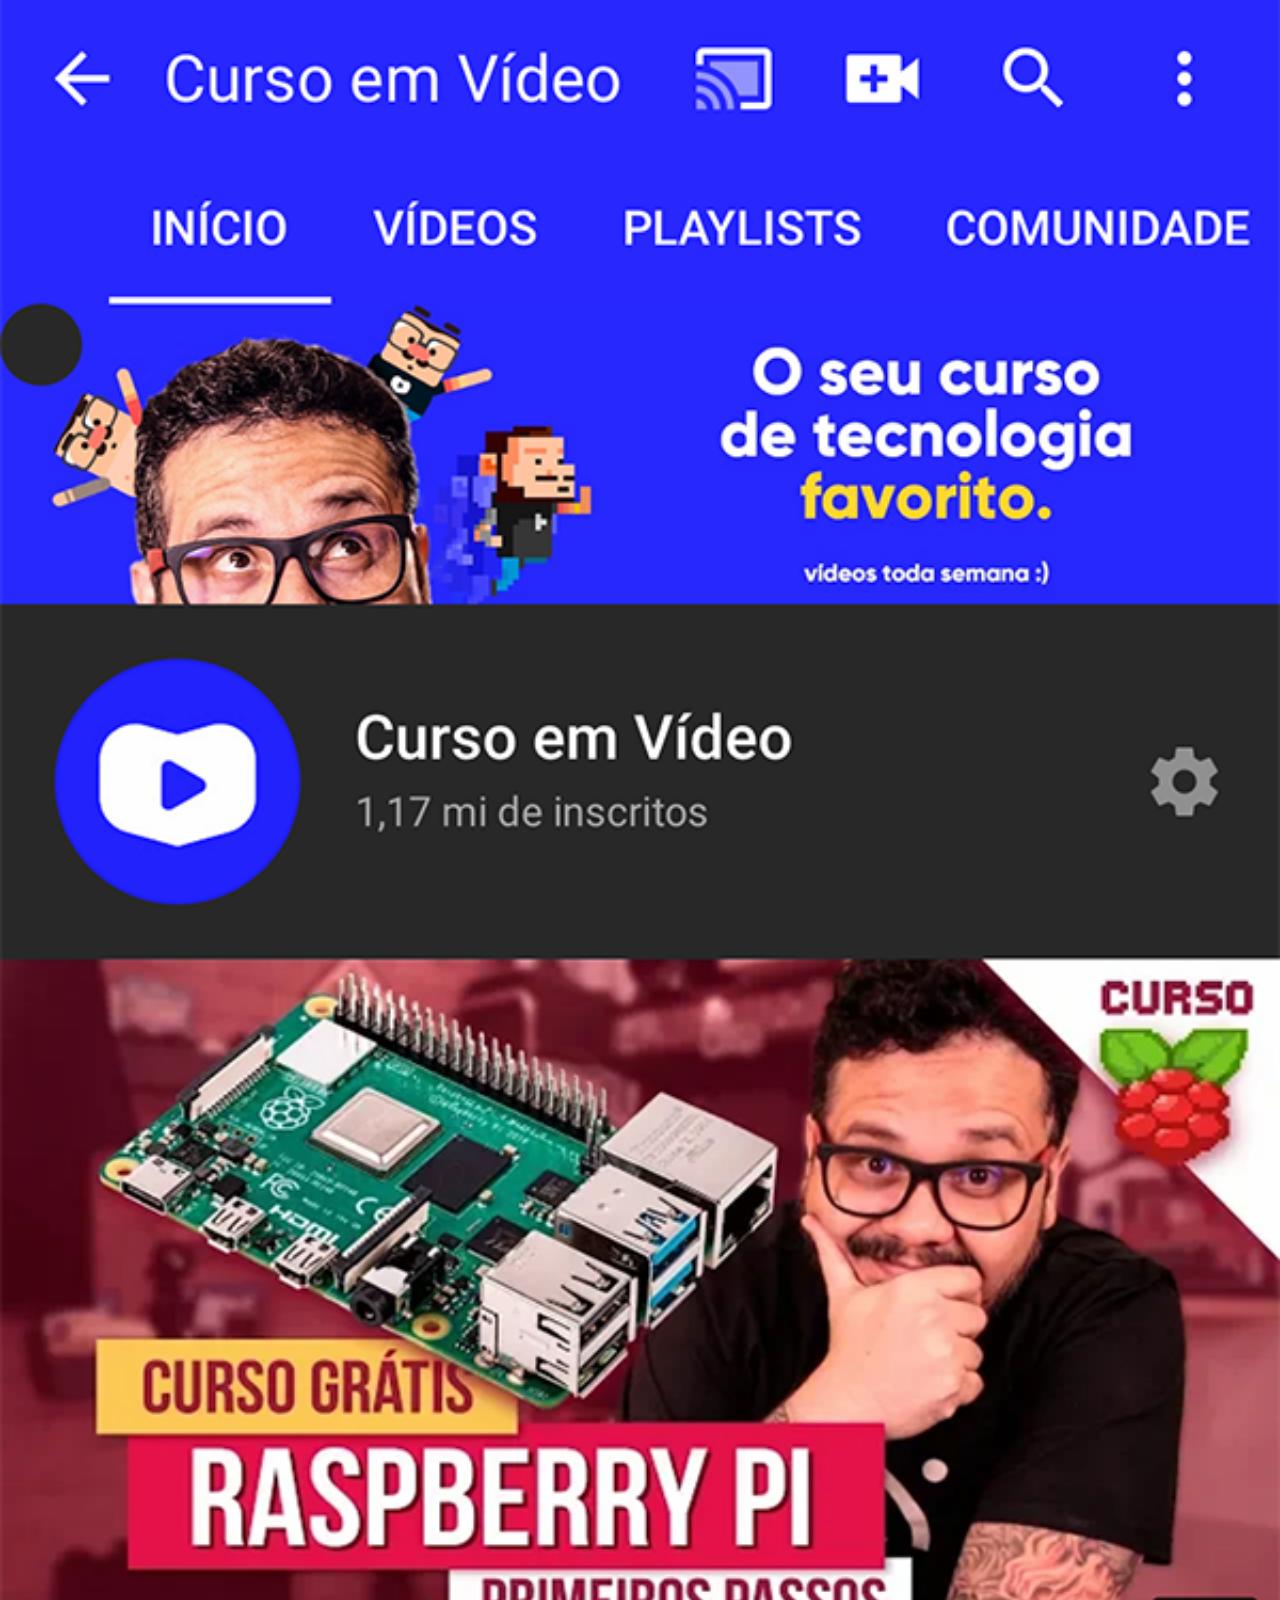
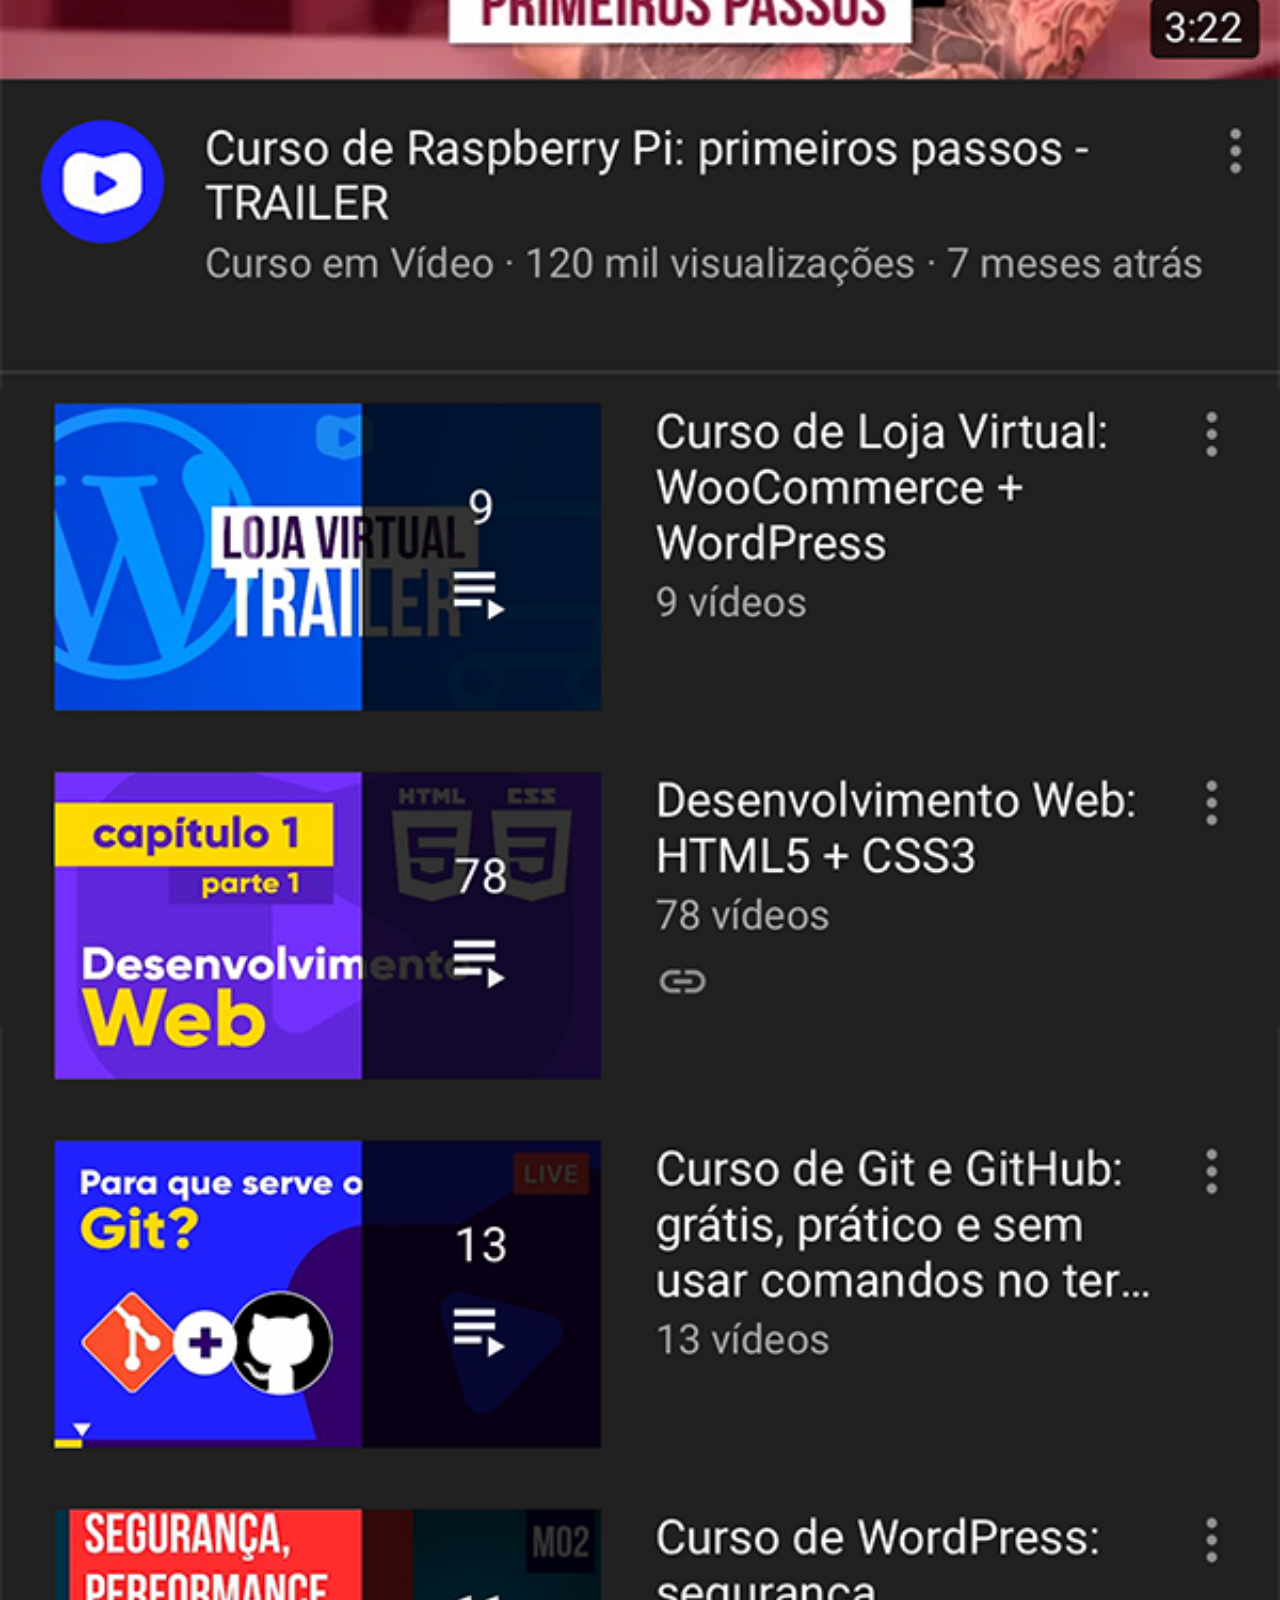
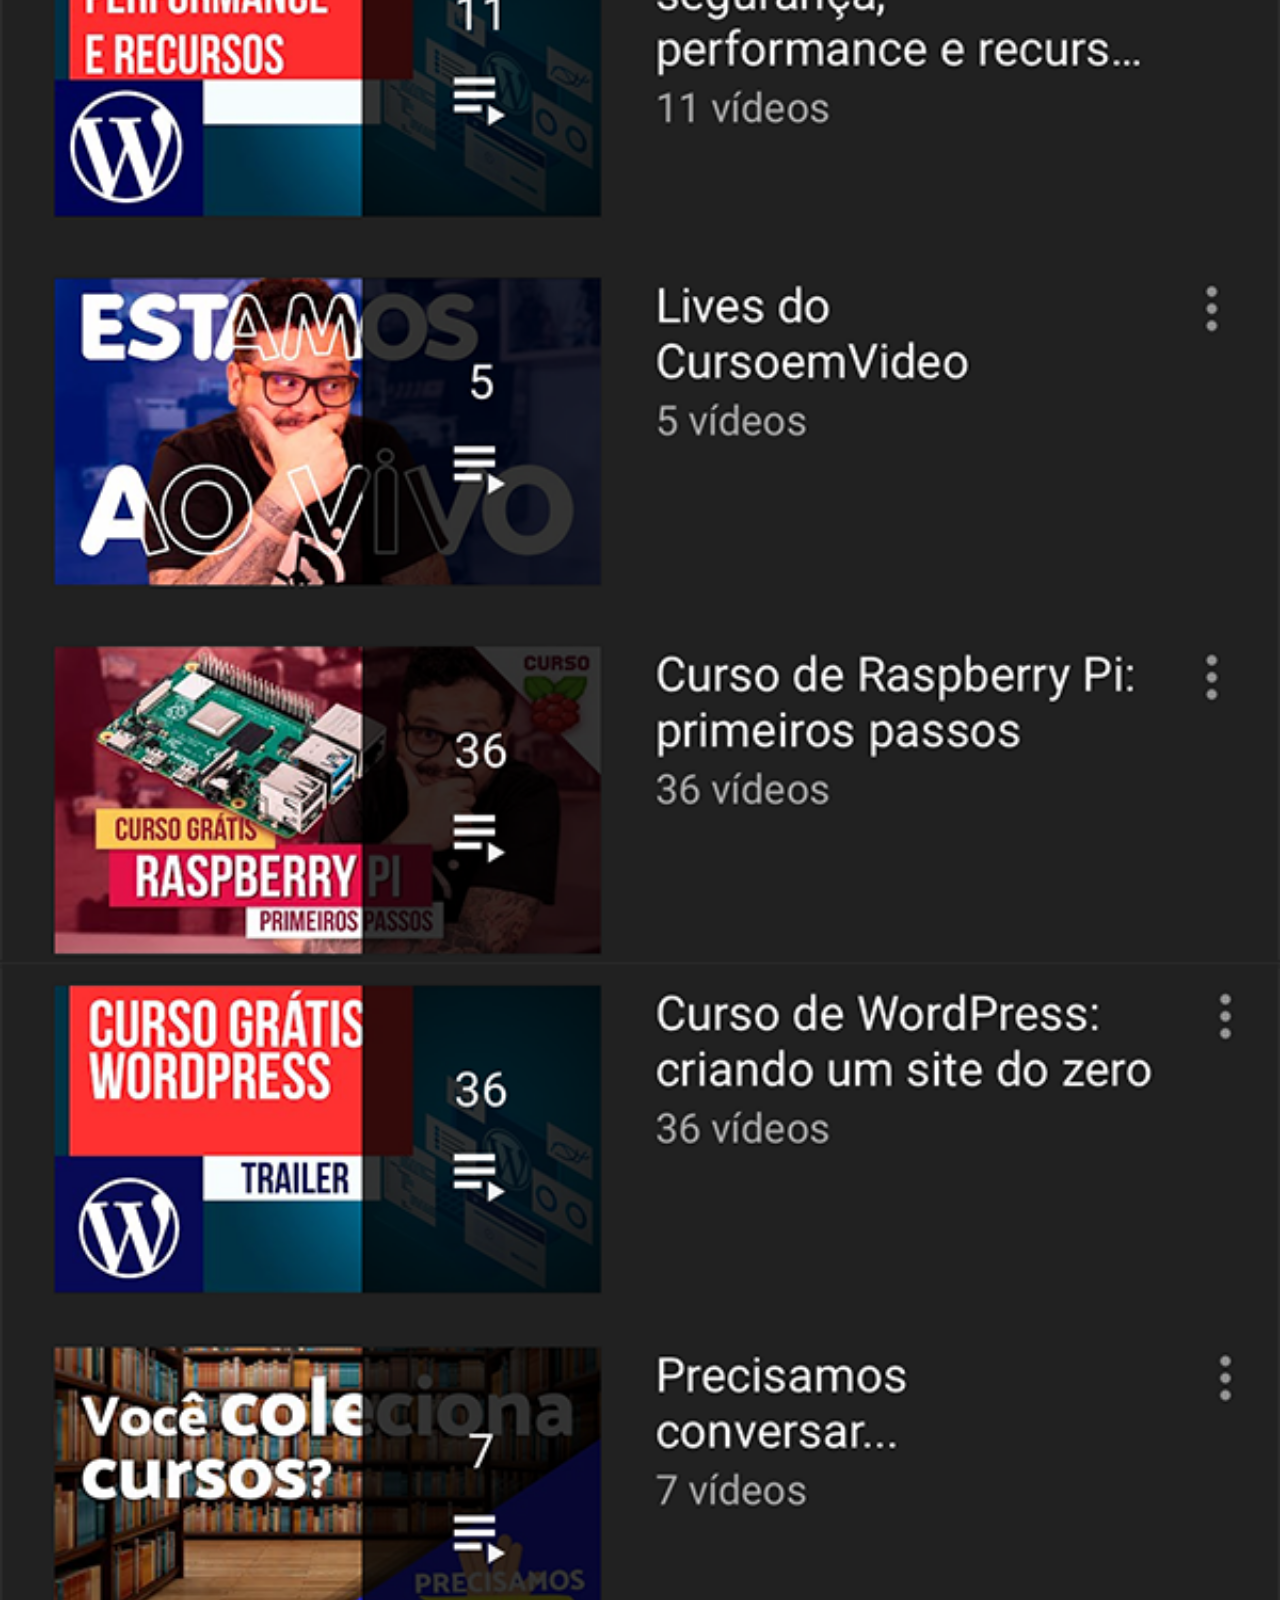
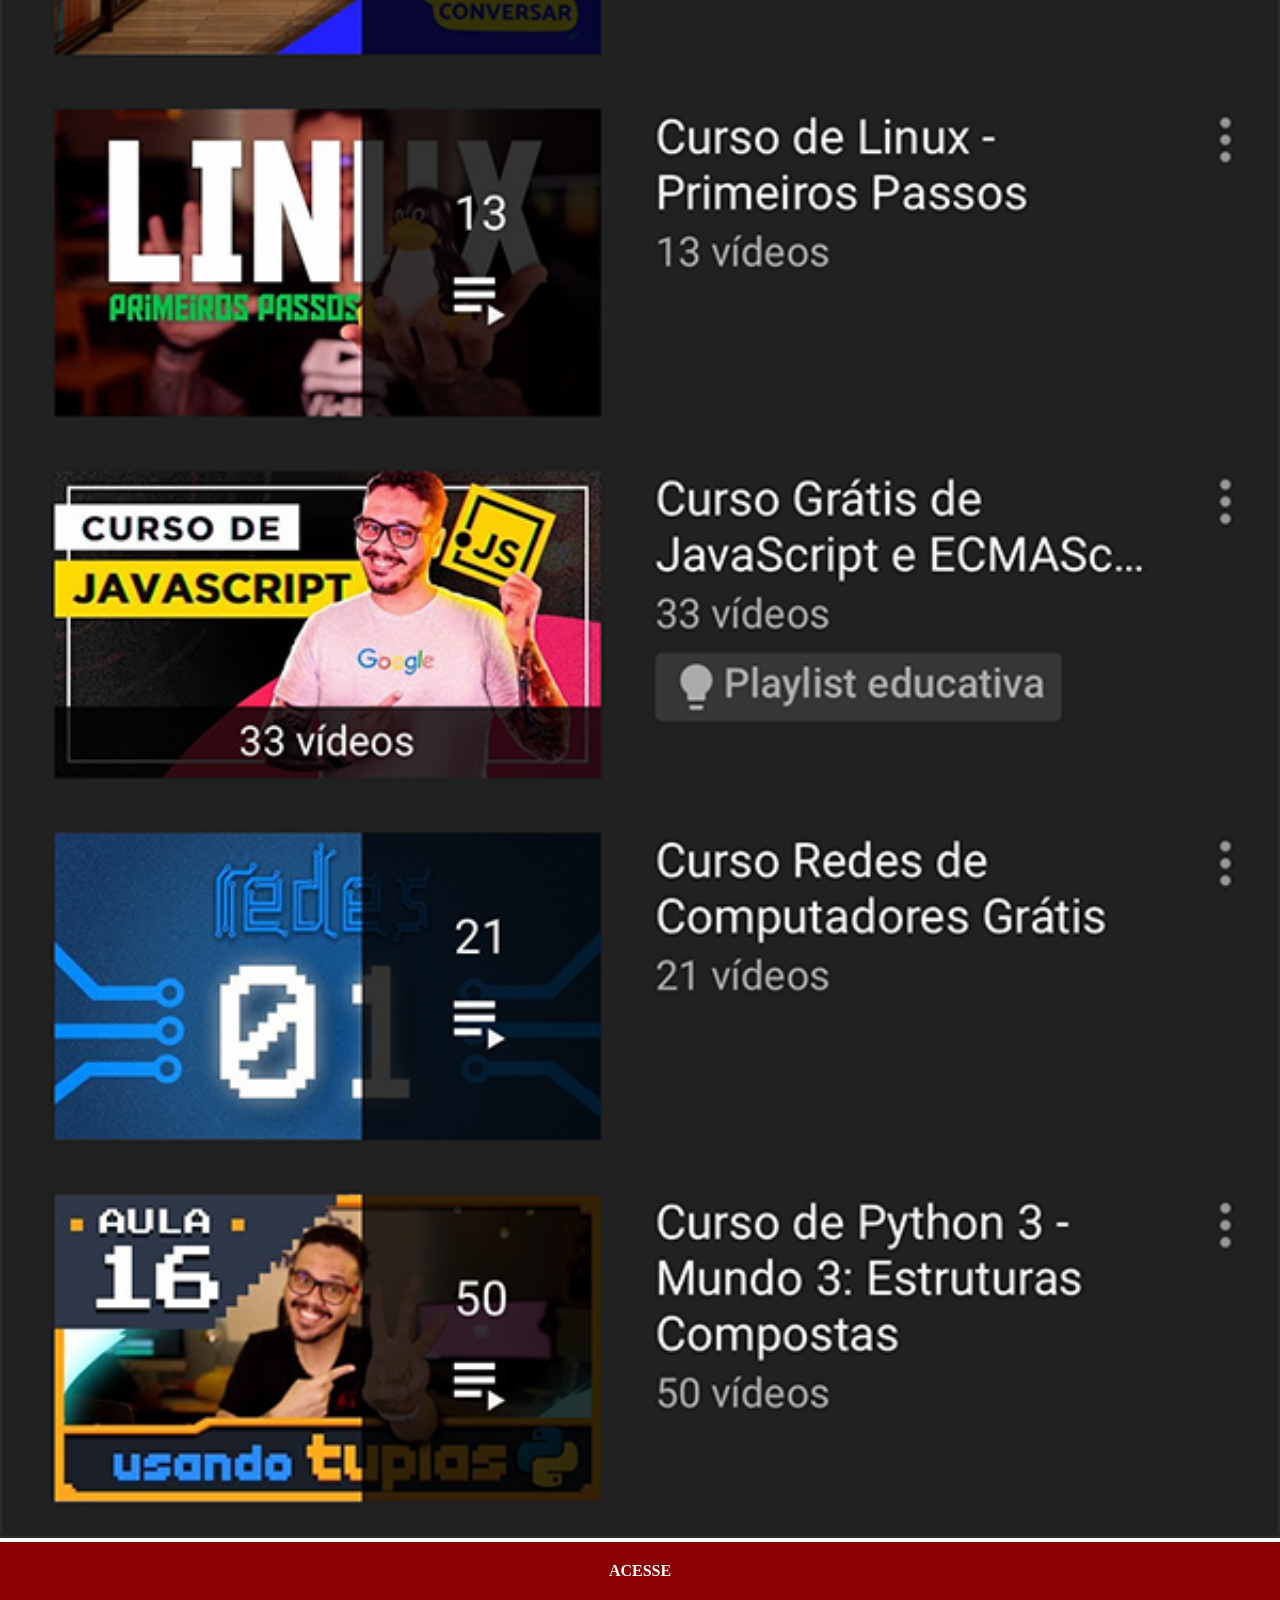
<file: youtube.html>
<!DOCTYPE html>
<html lang="pt-br">
<head>
    <meta charset="UTF-8">
    <meta name="viewport" content="width=device-width, initial-scale=1.0">
    <title>Youtube</title>
    <link rel="stylesheet" href="estilos/social.css">
</head>
<body>
    <img src="imagens/tela-youtube.png" alt="Youtube">
    <a href="https://www.youtube.com/@cursoemvideo" target="_blank">ACESSE</a>
</body>
</html>
</file>
<file: estilos/style.css>
@charset "UTF-8";

* {
    margin: 0px;
    padding: 0px;

}

html, body {
    height: 100vh;
    width: 100vw;
    background-color: black;
}

main{
    height: 100vh;
    position: relative;
    
}

body {
    background: url('../imagens/fundo-madeira.jpg') no-repeat top center;
    background-size: cover;
    background-attachment: fixed;
}

section#telefone {
    position: absolute;
    top: 50%;
    left: 50%;
    transform: translate(-50%, -50%);

    height: 627px;
    width: 311px;
    background: url('../imagens/frame-iphone.png') no-repeat;

}

iframe#tela {
    position: relative;
    top: 80px;
    left: 22px;
    width: 269px;
    height: 471px;
}

section#redes-sociais {
    text-align: right;
}

section#redes-sociais img {
    display: flex;
    flex-direction: column;
    gap: 15px;
    right: 40px;
    width: 50px;
    margin: 10px;
    border-radius: 50%;
    box-shadow: 2px 2px 5px rgba(0, 0, 0, 0.400);
    box-sizing: border-box;
    
}

img:hover {
    border: 2px solid rgba(255, 255, 255, 0.548);
    transform: translate(-3px, -3px);
    box-shadow: 5px 5px 10px black;
    transition: transform .2s, border 1s

}
</file>
<file: estilos/social.css>
@charset "UTF-8";

* {
            margin: 0px;
            padding: 0px;
        }
        ::-webkit-scrollbar {
            width: 0px;
            height: 0px;
        }
        
        img{
            width: 100vw;
        }

        a {
            display: block;
            background-color: darkred;
            padding: 20px;
            color: white;
            text-align: center;
            font-weight: bolder;
            text-decoration: none;
        }
</file>
